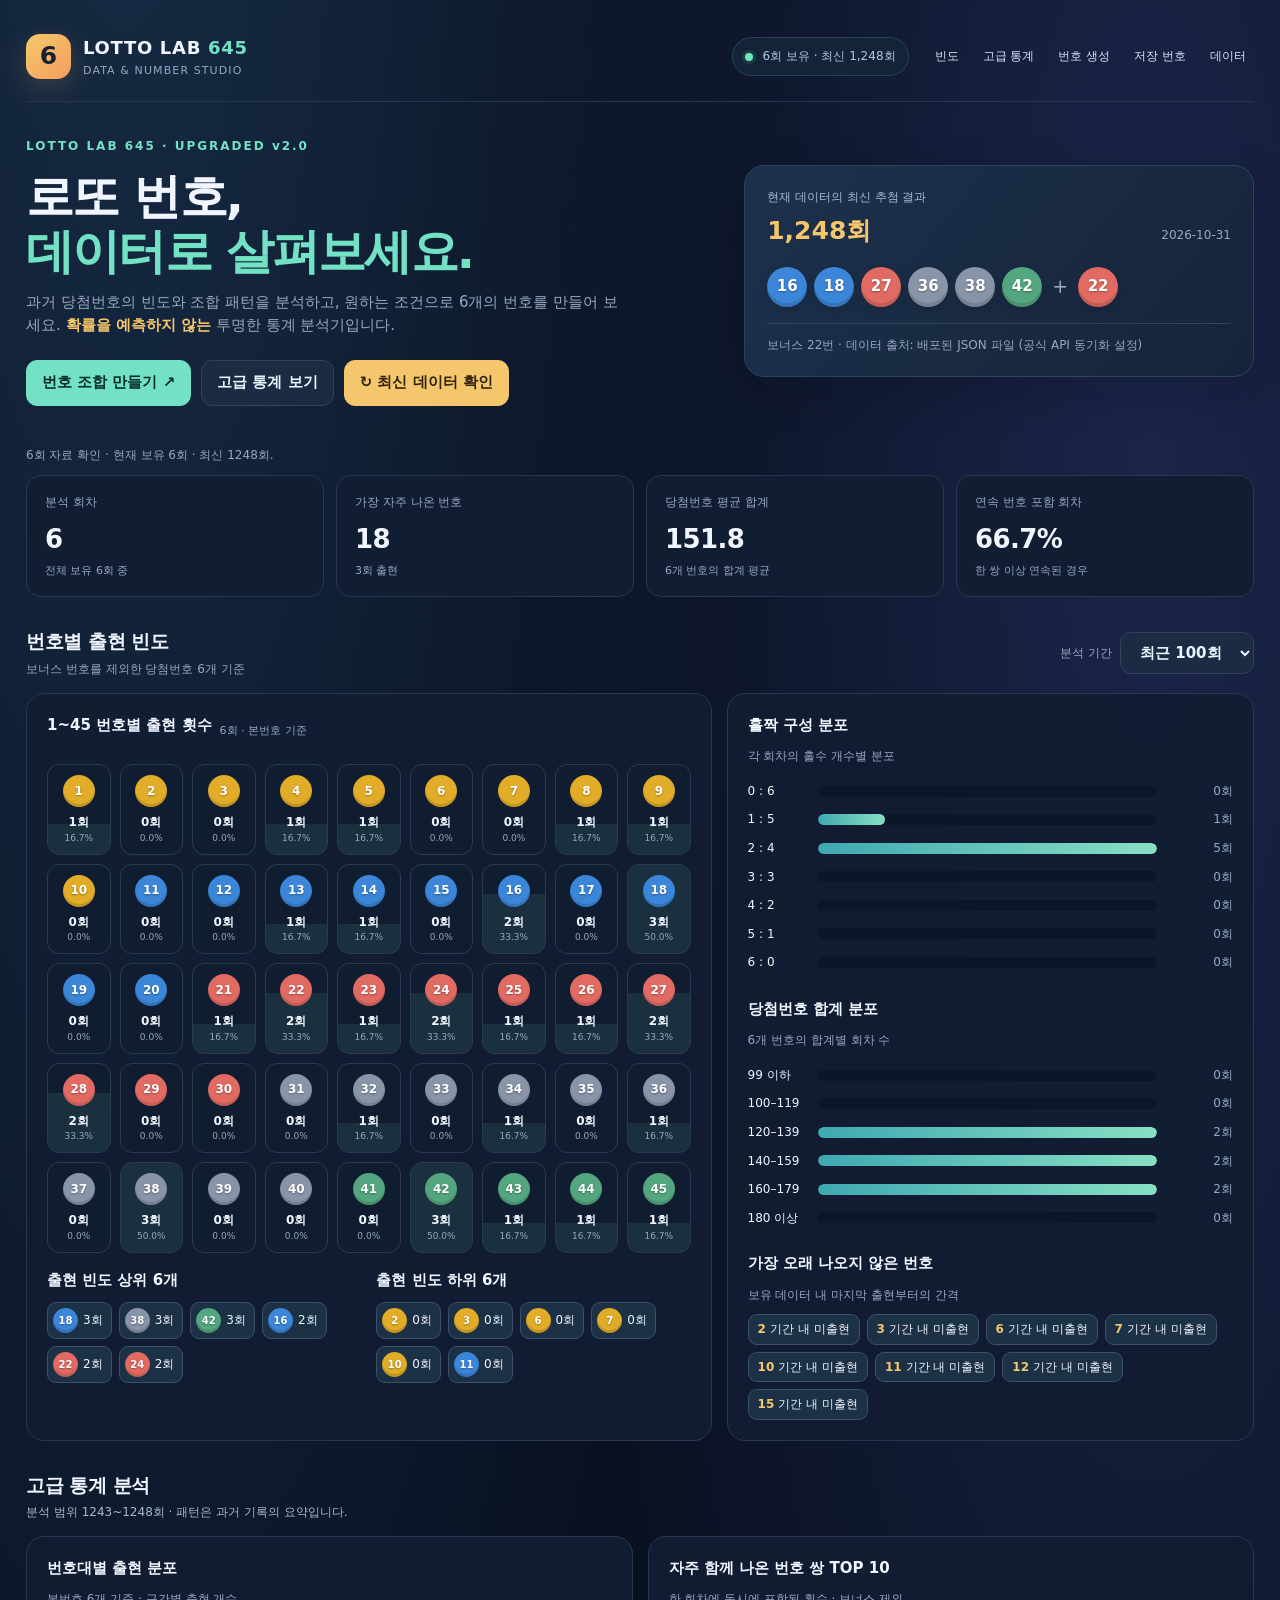
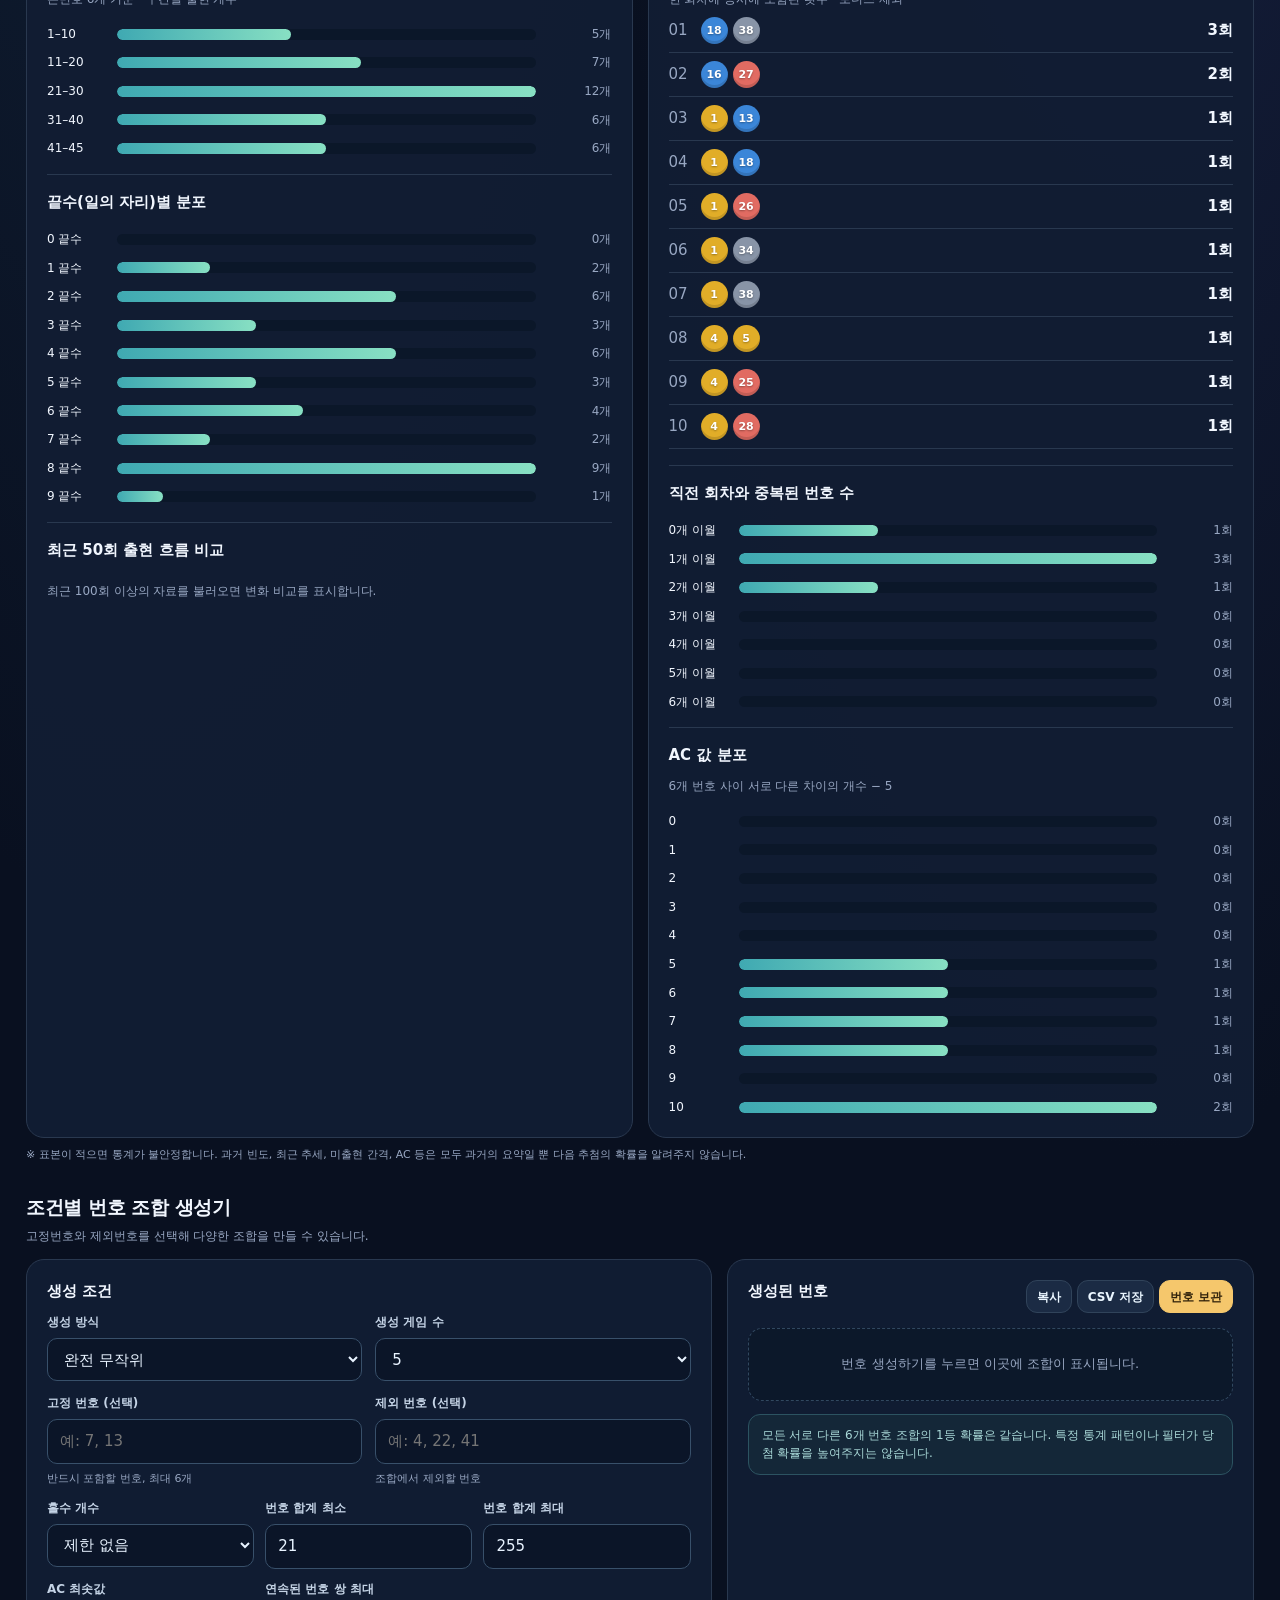
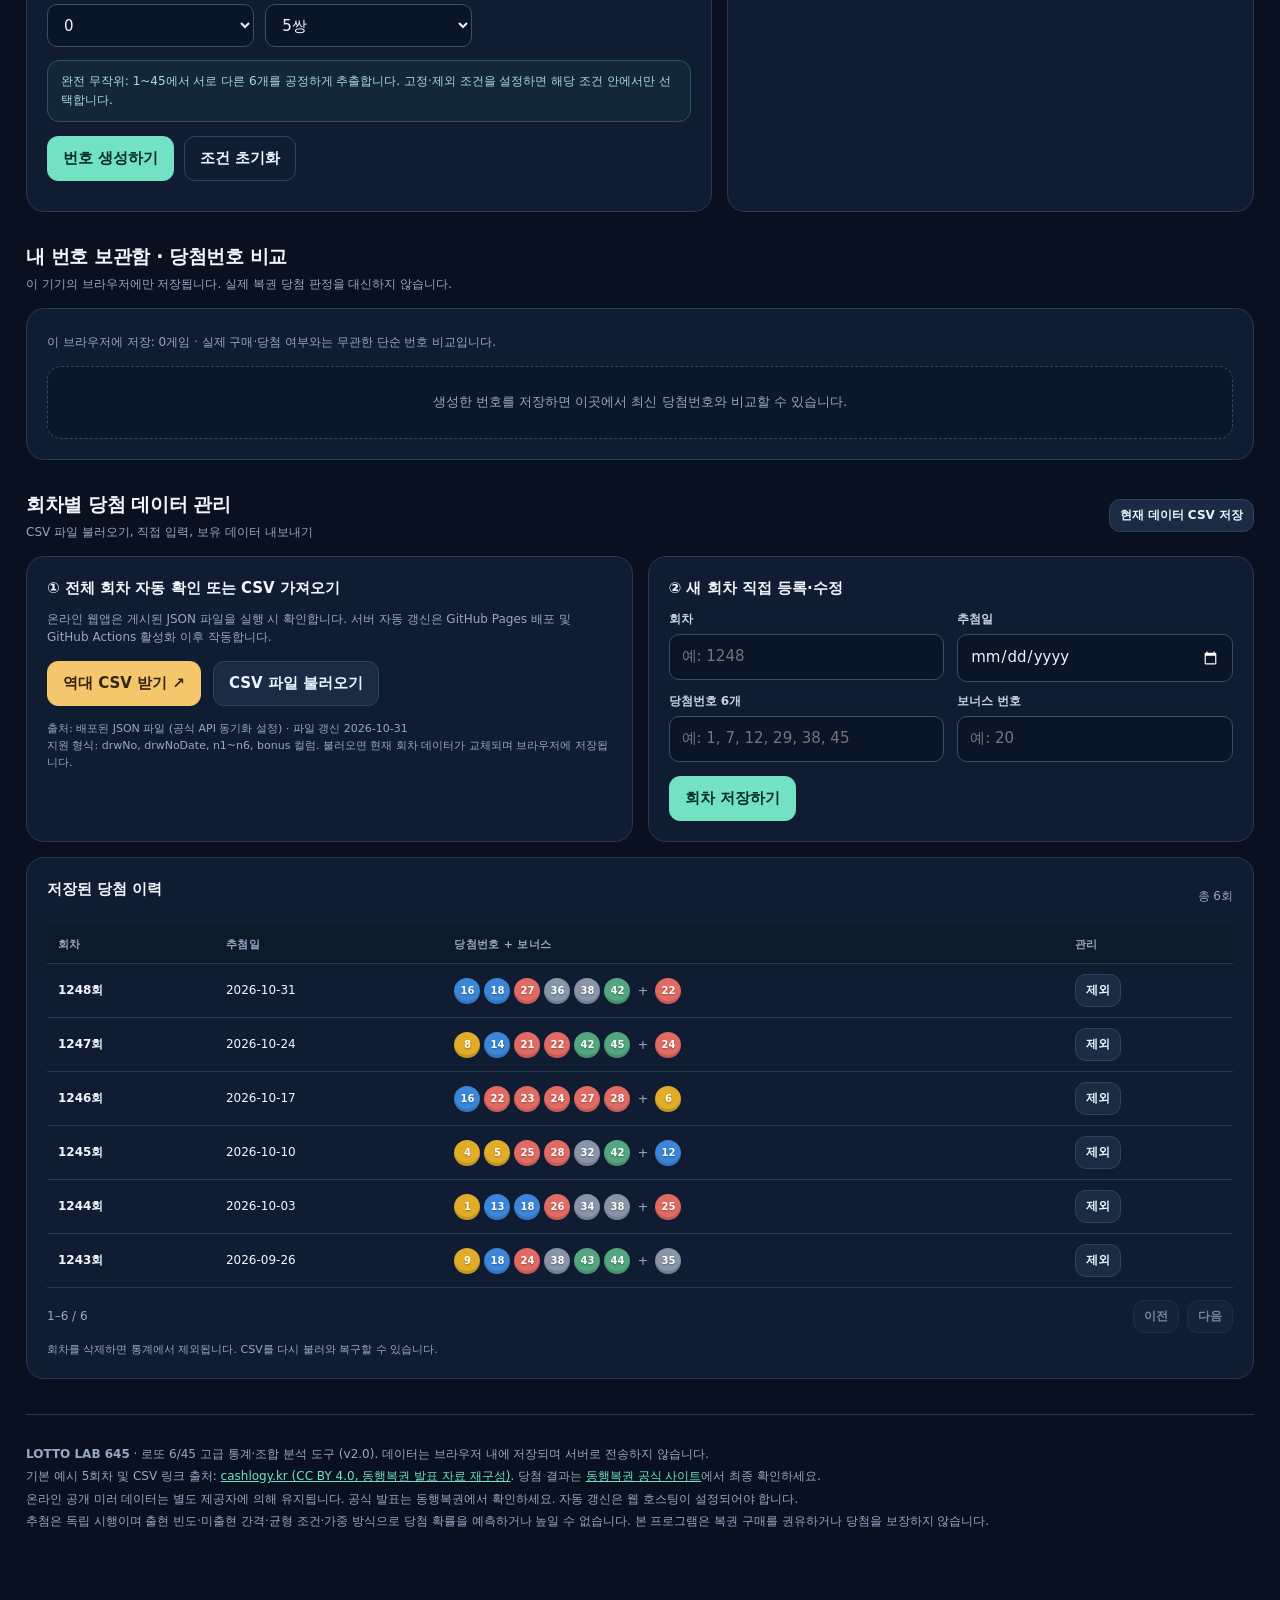
<file: index.html>
<!DOCTYPE html>
<html lang="ko">
<head>
  <meta charset="UTF-8" />
  <meta name="viewport" content="width=device-width, initial-scale=1" />
  <meta name="apple-mobile-web-app-capable" content="yes"/><meta name="apple-mobile-web-app-status-bar-style" content="black-translucent"/><meta name="theme-color" content="#0a1122" />
  <meta name="description" content="로또 6/45 당첨번호의 빈도와 패턴을 분석하고 조건별 번호를 생성하는 로컬 웹앱." />
  <title>LOTTO LAB 645 · 고급 로또 통계 분석기</title>
  <link rel="stylesheet" href="./styles.css"/><link rel="manifest" href="./manifest.webmanifest"/><link rel="icon" href="./icon.svg" type="image/svg+xml"/>
</head>
<body>
<div class="page">
<header>
  <div class="brand"><div class="brand-icon">6</div><div><div class="brand-name">LOTTO LAB <span style="color:var(--mint)">645</span></div><div class="brand-sub">DATA & NUMBER STUDIO</div></div></div>
  <div class="status"><span class="dot"></span><span id="dataStatus">데이터 준비 중</span></div><nav class="nav" aria-label="페이지 메뉴"><a href="#stats">빈도</a><a href="#advanced">고급 통계</a><a href="#generator">번호 생성</a><a href="#saved">저장 번호</a><a href="#data">데이터</a></nav>
</header>
<main>
<div class="hero">
 <div><div class="eyebrow">LOTTO LAB 645 · UPGRADED v2.0</div><h1>로또 번호,<br><span style="color:var(--mint)">데이터로 살펴보세요.</span></h1><p>과거 당첨번호의 빈도와 조합 패턴을 분석하고, 원하는 조건으로 6개의 번호를 만들어 보세요. <strong>확률을 예측하지 않는</strong> 투명한 통계 분석기입니다.</p><div class="hero-actions"><a class="btn btn-main" href="#generator">번호 조합 만들기 ↗</a><a class="btn" href="#advanced">고급 통계 보기</a><button class="btn btn-warm" id="refreshData" type="button">↻ 최신 데이터 확인</button><button class="btn" id="installApp" type="button" hidden>앱 설치</button></div></div>
 <div class="highlight"><div class="highlight-label">현재 데이터의 최신 추첨 결과</div><div class="round-line"><strong id="lastRound">-</strong><span id="lastDate">-</span></div><div class="balls" id="latestBalls"></div><div class="highlight-note" id="latestNote">데이터에 있는 결과를 표시합니다.</div></div>
</div>
<p id="syncMessage" class="status-line" role="status">데이터 상태를 확인 중입니다.</p><div id="sampleBanner" class="sample-banner" role="status">현재 화면은 검증된 <strong>5회차 예시 데이터</strong>일 수 있습니다. 인터넷 연결 후 최신 파일을 자동 확인합니다. 전체 데이터가 로딩되지 않으면 아래 CSV 가져오기를 이용하세요. 통계가 실제 다음 당첨번호를 예측하지는 않습니다.</div>
<div class="grid-metrics">
 <div class="metric"><div class="metric-label">분석 회차</div><div class="metric-value" id="metricDraws">-</div><div class="metric-meta" id="metricDrawsSub">선택한 기간 기준</div></div>
 <div class="metric"><div class="metric-label">가장 자주 나온 번호</div><div class="metric-value" id="metricTop">-</div><div class="metric-meta" id="metricTopSub">분석 기간 내 횟수</div></div>
 <div class="metric"><div class="metric-label">당첨번호 평균 합계</div><div class="metric-value" id="metricSum">-</div><div class="metric-meta">6개 번호의 합계 평균</div></div>
 <div class="metric"><div class="metric-label">연속 번호 포함 회차</div><div class="metric-value" id="metricRuns">-</div><div class="metric-meta">한 쌍 이상 연속된 경우</div></div>
</div>
<section id="stats">
 <div class="section-bar"><div><h2>번호별 출현 빈도</h2><p class="desc">보너스 번호를 제외한 당첨번호 6개 기준</p></div><div class="section-tools"><label class="muted" for="range" style="font-size:12px">분석 기간</label><select id="range" class="btn" aria-label="분석 기간 선택"><option value="all">전체 데이터</option><option value="200">최근 200회</option><option value="100" selected>최근 100회</option><option value="50">최근 50회</option><option value="20">최근 20회</option><option value="10">최근 10회</option></select></div></div>
 <div class="two-col"><div class="panel"><div class="top-text"><h3>1~45 번호별 출현 횟수</h3><span class="muted" style="font-size:11px" id="freqPeriod"></span></div><div class="freq-grid" id="freqGrid"></div><div class="mini-list"><div><h3>출현 빈도 상위 6개</h3><div class="number-list" id="hotNums"></div></div><div><h3>출현 빈도 하위 6개</h3><div class="number-list" id="coldNums"></div></div></div></div>
 <div class="panel"><h3>홀짝 구성 분포</h3><p class="desc">각 회차의 홀수 개수별 분포</p><div id="parityChart" class="stats-chart"></div><h3 style="margin-top:26px">당첨번호 합계 분포</h3><p class="desc">6개 번호의 합계별 회차 수</p><div id="sumChart" class="stats-chart"></div><h3 style="margin-top:25px">가장 오래 나오지 않은 번호</h3><p class="desc">보유 데이터 내 마지막 출현부터의 간격</p><div id="gapNums" class="number-list"></div></div></div>
</section>
<section id="advanced" class="advanced"><div class="section-bar"><div><h2>고급 통계 분석</h2><p id="advancedNote" class="section-heading-note">선택한 분석 기간을 기준으로 계산합니다.</p></div></div><div class="two-even"><div class="panel"><div class="mini-sect"><h3>번호대별 출현 분포</h3><p class="desc">본번호 6개 기준 · 구간별 출현 개수</p><div id="bandChart" class="stats-chart"></div></div><div class="mini-sect"><h3>끝수(일의 자리)별 분포</h3><div id="endingChart" class="stats-chart"></div></div><h3>최근 50회 출현 흐름 비교</h3><div id="trendChart" class="stats-chart"></div></div><div class="panel"><div class="mini-sect"><h3>자주 함께 나온 번호 쌍 TOP 10</h3><p class="desc">한 회차에 동시에 포함된 횟수 · 보너스 제외</p><div id="pairList"></div></div><div class="mini-sect"><h3>직전 회차와 중복된 번호 수</h3><div id="reappearChart" class="stats-chart"></div></div><h3>AC 값 분포</h3><p class="desc">6개 번호 사이 서로 다른 차이의 개수 − 5</p><div id="acChart" class="stats-chart"></div></div></div><p class="smallprint">※ 표본이 적으면 통계가 불안정합니다. 과거 빈도, 최근 추세, 미출현 간격, AC 등은 모두 과거의 요약일 뿐 다음 추첨의 확률을 알려주지 않습니다.</p></section>
<section id="generator">
 <div class="section-bar"><div><h2>조건별 번호 조합 생성기</h2><p class="desc">고정번호와 제외번호를 선택해 다양한 조합을 만들 수 있습니다.</p></div></div>
 <div class="two-col"><div class="panel"><h3>생성 조건</h3><div class="fields"><div class="field"><label for="mode">생성 방식</label><select id="mode"><option value="random">완전 무작위</option><option value="balance">균형형 (홀짝·합계 조건)</option><option value="weighted">과거 빈도 가중 (실험용)</option></select></div><div class="field"><label for="gameCount">생성 게임 수</label><select id="gameCount"><option>1</option><option selected>5</option><option>10</option><option>20</option></select></div><div class="field"><label for="fixed">고정 번호 (선택)</label><input type="text" inputmode="text" id="fixed" placeholder="예: 7, 13"/><span class="helper">반드시 포함할 번호, 최대 6개</span></div><div class="field"><label for="excluded">제외 번호 (선택)</label><input type="text" inputmode="text" id="excluded" placeholder="예: 4, 22, 41"/><span class="helper">조합에서 제외할 번호</span></div></div><div class="field-grid"><div class="field"><label for="oddPref">홀수 개수</label><select id="oddPref"><option value="any">제한 없음</option><option value="0">0개</option><option value="1">1개</option><option value="2">2개</option><option value="3">3개</option><option value="4">4개</option><option value="5">5개</option><option value="6">6개</option></select></div><div class="field"><label for="sumMin">번호 합계 최소</label><input id="sumMin" type="number" min="21" max="255" value="21"/></div><div class="field"><label for="sumMax">번호 합계 최대</label><input id="sumMax" type="number" min="21" max="255" value="255"/></div><div class="field"><label for="acMin">AC 최솟값</label><select id="acMin"><option value="0">0</option><option value="1">1</option><option value="2">2</option><option value="3">3</option><option value="4">4</option><option value="5">5</option><option value="6">6</option><option value="7">7</option><option value="8">8</option><option value="9">9</option><option value="10">10</option></select></div><div class="field"><label for="maxRun">연속된 번호 쌍 최대</label><select id="maxRun"><option value="0" >0쌍</option><option value="1" >1쌍</option><option value="2" >2쌍</option><option value="3" >3쌍</option><option value="4" >4쌍</option><option value="5" selected>5쌍</option></select></div></div><div class="info-banner" id="modeHelp">완전 무작위: 1~45에서 서로 다른 6개를 공정하게 추출합니다. 고정·제외 조건을 설정하면 해당 조건 안에서만 선택합니다.</div><div class="controls-row" style="margin-top:14px"><button class="btn btn-main" id="generate">번호 생성하기</button><button class="btn btn-ghost" id="resetGen">조건 초기화</button></div><p id="genMessage" role="status" class="desc" style="margin-top:10px"></p></div>
 <div class="panel"><div class="table-top"><h3>생성된 번호</h3><div style="display:flex;gap:5px;flex-wrap:wrap"><button class="btn btn-sm" id="copyGenerated">복사</button><button class="btn btn-sm" id="exportGenerated">CSV 저장</button><button class="btn btn-sm btn-warm" id="saveGenerated">번호 보관</button></div></div><div class="results" id="generatedList"><div class="result-empty">번호 생성하기를 누르면 이곳에 조합이 표시됩니다.</div></div><div class="info-banner">모든 서로 다른 6개 번호 조합의 1등 확률은 같습니다. 특정 통계 패턴이나 필터가 당첨 확률을 높여주지는 않습니다.</div></div></div>
</section>
<section id="saved"><div class="section-bar"><div><h2>내 번호 보관함 · 당첨번호 비교</h2><p class="desc">이 기기의 브라우저에만 저장됩니다. 실제 복권 당첨 판정을 대신하지 않습니다.</p></div></div><div class="panel"><p id="savedMeta" class="desc"></p><div class="results" id="savedList"></div></div></section>
<section id="data">
 <div class="section-bar"><div><h2>회차별 당첨 데이터 관리</h2><p class="desc">CSV 파일 불러오기, 직접 입력, 보유 데이터 내보내기</p></div><div class="section-tools"><button id="exportHistory" class="btn btn-sm">현재 데이터 CSV 저장</button></div></div>
 <div class="two-even"><div class="panel"><h3>① 전체 회차 자동 확인 또는 CSV 가져오기</h3><p class="desc">온라인 웹앱은 게시된 JSON 파일을 실행 시 확인합니다. 서버 자동 갱신은 GitHub Pages 배포 및 GitHub Actions 활성화 이후 작동합니다.</p><div class="csv-upload"><a class="btn btn-warm" href="https://cashlogy.kr/lotto/excel" target="_blank" rel="noopener noreferrer">역대 CSV 받기 ↗</a><label class="btn" for="csvFile" role="button">CSV 파일 불러오기</label><input class="file-input" type="file" id="csvFile" accept=".csv,text/csv,.txt" /></div><p class="helper" id="sourceText">출처를 확인 중입니다.</p><p class="helper">지원 형식: drwNo, drwNoDate, n1~n6, bonus 컬럼. 불러오면 현재 회차 데이터가 교체되며 브라우저에 저장됩니다.</p><div id="importMessage" role="status"></div></div>
 <div class="panel"><h3>② 새 회차 직접 등록·수정</h3><div class="fields"><div class="field"><label for="drawNumber">회차</label><input id="drawNumber" type="number" min="1" placeholder="예: 1248"/></div><div class="field"><label for="drawDate">추첨일</label><input id="drawDate" type="date" /></div></div><div class="fields" style="margin-top:10px"><div class="field"><label for="drawNumbers">당첨번호 6개</label><input id="drawNumbers" placeholder="예: 1, 7, 12, 29, 38, 45" /></div><div class="field"><label for="bonusNumber">보너스 번호</label><input id="bonusNumber" type="number" min="1" max="45" placeholder="예: 20" /></div></div><button id="saveDraw" class="btn btn-main" style="margin-top:14px">회차 저장하기</button><div id="saveMessage" role="status"></div></div></div>
 <div class="panel" style="margin-top:15px"><div class="table-top"><h3>저장된 당첨 이력</h3><span id="historyCount" class="desc"></span></div><div class="records"><table><thead><tr><th>회차</th><th>추첨일</th><th>당첨번호 + 보너스</th><th>관리</th></tr></thead><tbody id="historyBody"></tbody></table></div><div class="pagination"><span id="pageInfo"></span><div style="display:flex;gap:8px"><button id="prevPage" class="btn btn-sm">이전</button><button id="nextPage" class="btn btn-sm">다음</button></div></div><p class="helper" style="margin-top:8px">회차를 삭제하면 통계에서 제외됩니다. CSV를 다시 불러와 복구할 수 있습니다.</p></div>
</section>
</main>
<footer>
 <strong>LOTTO LAB 645</strong> · 로또 6/45 고급 통계·조합 분석 도구 (v2.0). 데이터는 브라우저 내에 저장되며 서버로 전송하지 않습니다.<br />
 기본 예시 5회차 및 CSV 링크 출처: <a href="https://cashlogy.kr/lotto/excel" target="_blank" rel="noopener noreferrer">cashlogy.kr (CC BY 4.0, 동행복권 발표 자료 재구성)</a>. 당첨 결과는 <a href="https://m.dhlottery.co.kr/lt645/intro" target="_blank" rel="noopener noreferrer">동행복권 공식 사이트</a>에서 최종 확인하세요.<br />
 온라인 공개 미러 데이터는 별도 제공자에 의해 유지됩니다. 공식 발표는 동행복권에서 확인하세요. 자동 갱신은 웹 호스팅이 설정되어야 합니다.<br/>추첨은 독립 시행이며 출현 빈도·미출현 간격·균형 조건·가중 방식으로 당첨 확률을 예측하거나 높일 수 없습니다. 본 프로그램은 복권 구매를 권유하거나 당첨을 보장하지 않습니다.
</footer>
</div>

<script defer src="./app.js"></script>
</body>
</html>
</file>
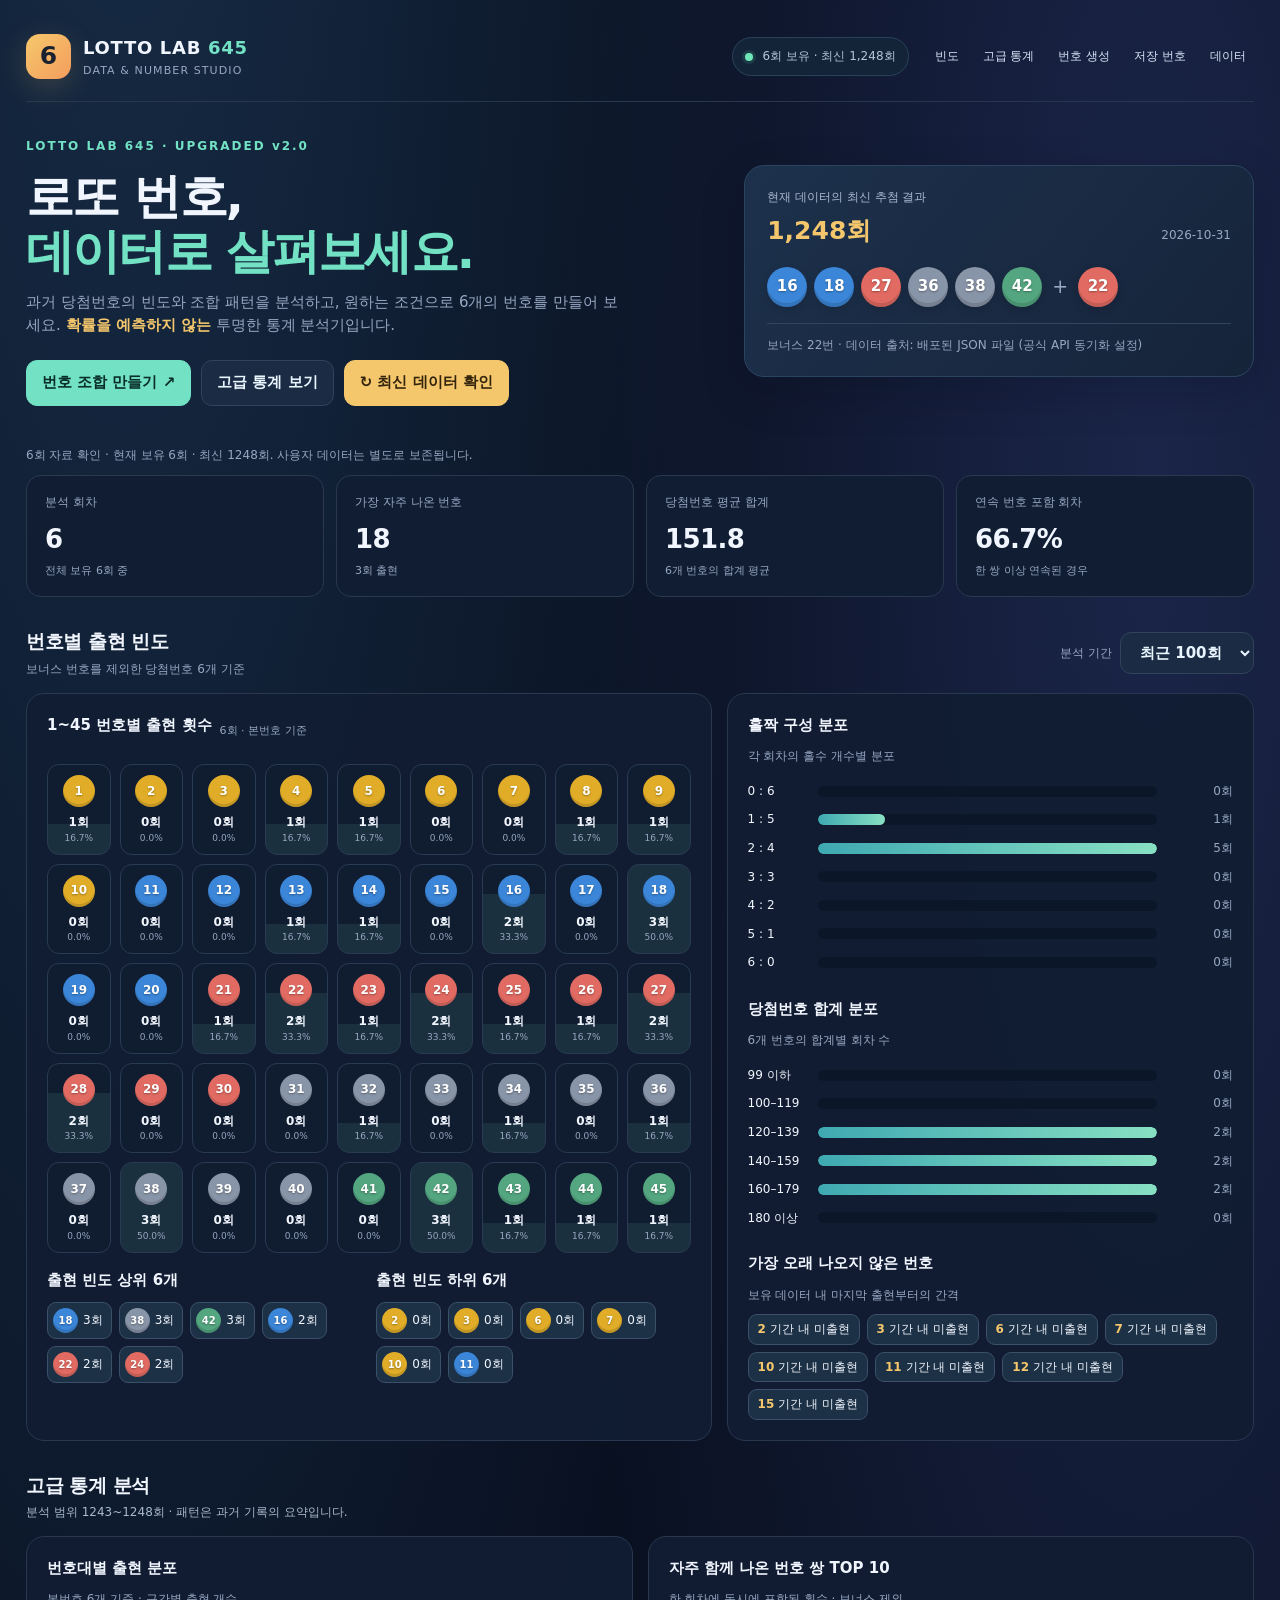
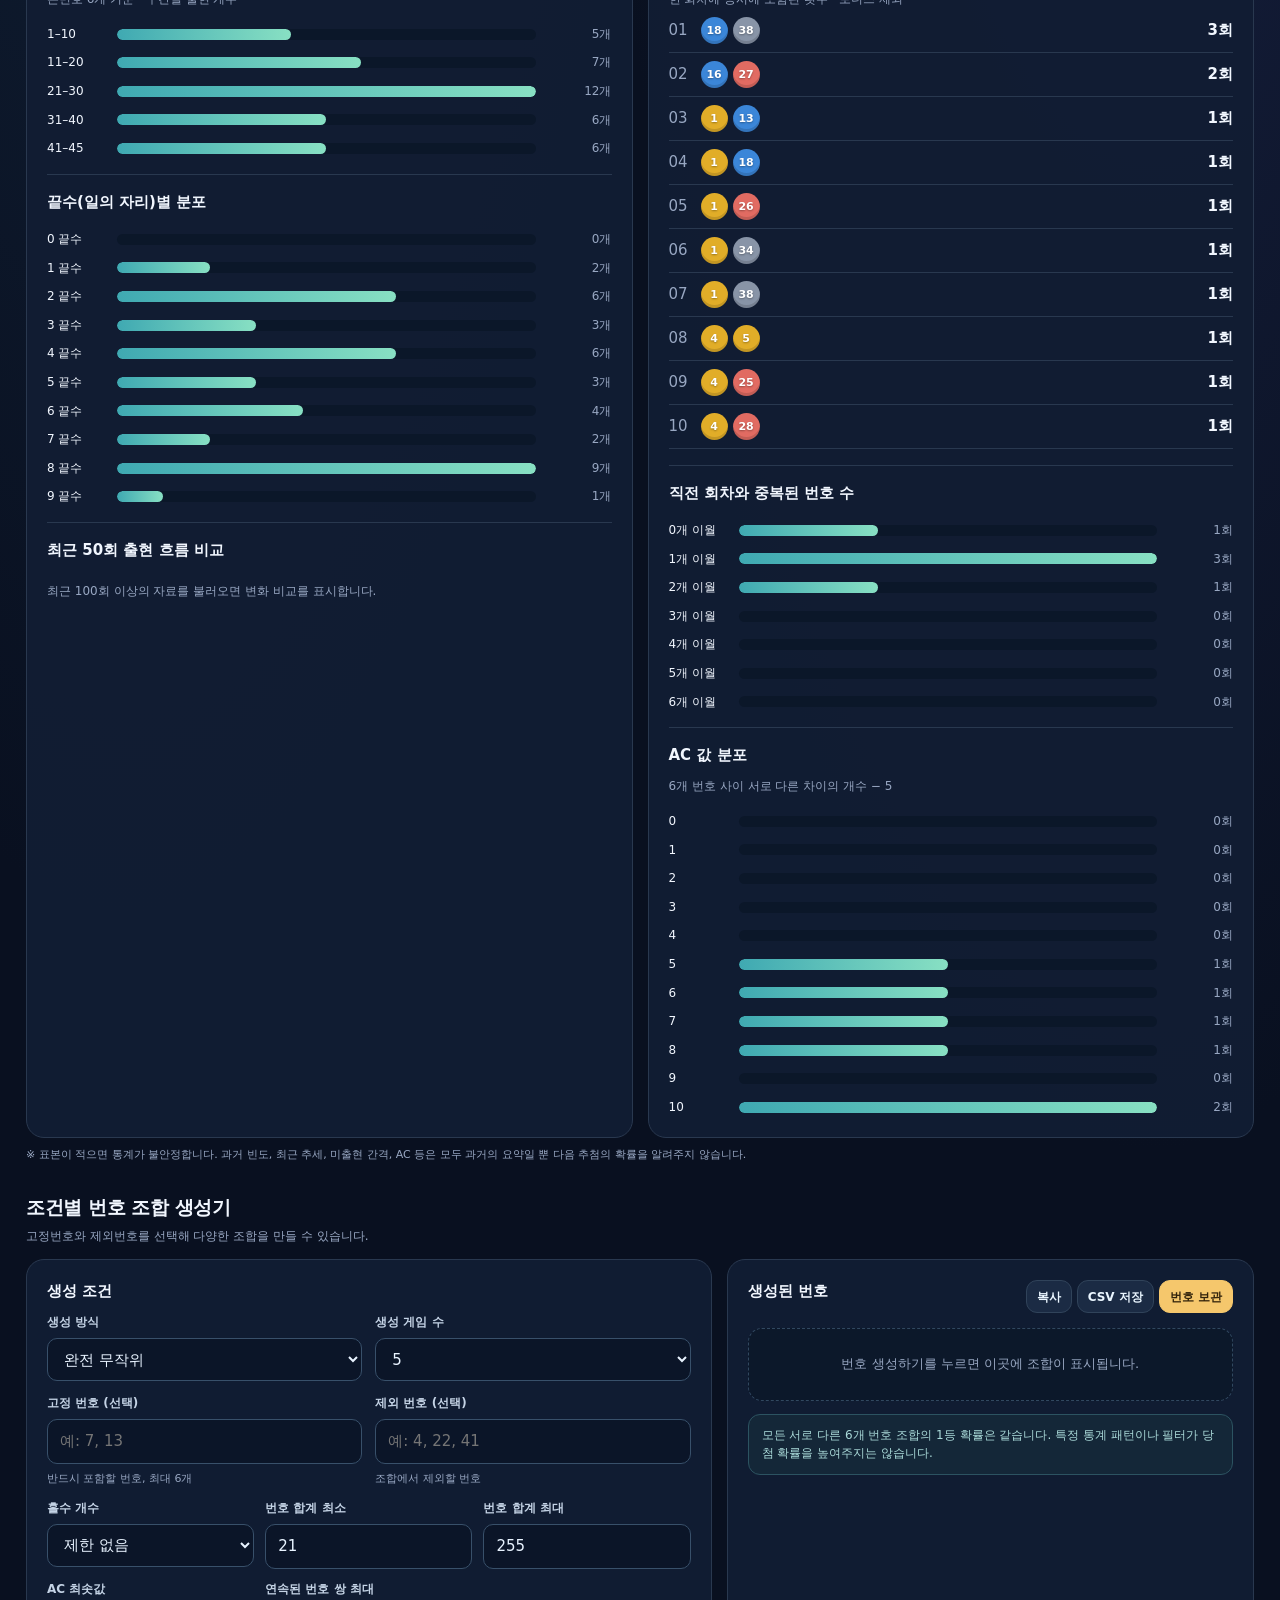
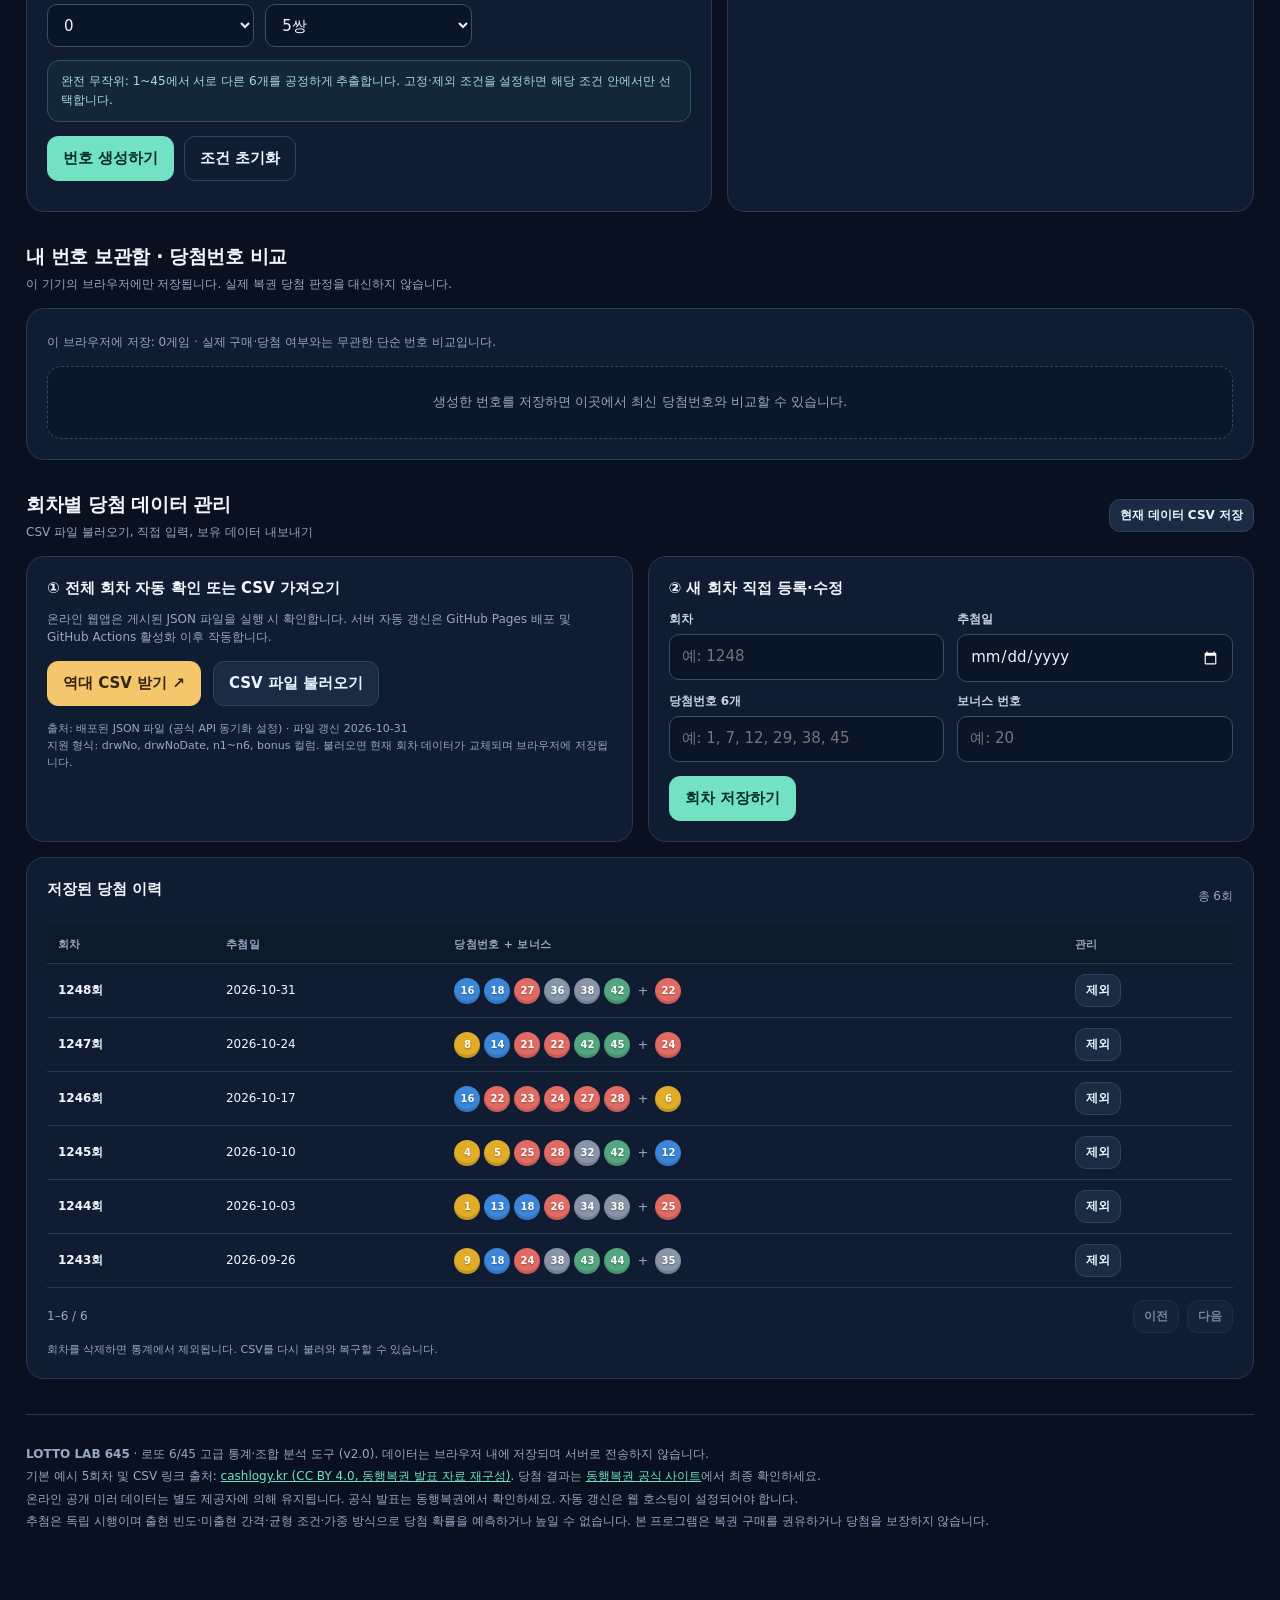
<file: lotto_lab_645_v2_단일파일.html>
<!DOCTYPE html>
<html lang="ko">
<head>
  <meta charset="UTF-8" />
  <meta name="viewport" content="width=device-width, initial-scale=1" />
  <meta name="apple-mobile-web-app-capable" content="yes"/><meta name="apple-mobile-web-app-status-bar-style" content="black-translucent"/><meta name="theme-color" content="#0a1122" />
  <meta name="description" content="로또 6/45 당첨번호의 빈도와 패턴을 분석하고 조건별 번호를 생성하는 로컬 웹앱." />
  <title>LOTTO LAB 645 · 고급 로또 통계 분석기</title>
  <style>

    :root{color-scheme:dark;--bg:#091020;--surface:#111d33;--surface2:#15233a;--line:#29384f;--muted:#98a7c2;--text:#f1f6fe;--mint:#72e1c4;--gold:#f5c76c;--danger:#ff9d9d;--radius:18px}
    *{box-sizing:border-box}html{scroll-behavior:smooth}body{margin:0;background:radial-gradient(ellipse at 10% -10%,#172d47,transparent 40%),radial-gradient(ellipse at 90% 10%,#1b2549,transparent 37%),var(--bg);color:var(--text);font:15px/1.55 system-ui,-apple-system,"Malgun Gothic","Apple SD Gothic Neo",sans-serif;min-height:100vh}
    a{color:var(--mint)}button,input,select{font:inherit}button{cursor:pointer}button:disabled{opacity:.48;cursor:not-allowed}
    .page{max-width:1240px;padding:22px 26px 90px;margin:0 auto}
    header{display:flex;align-items:center;justify-content:space-between;gap:18px;padding:12px 0 22px;border-bottom:1px solid #26364d}
    .brand{display:flex;align-items:center;gap:12px}.brand-icon{width:45px;height:45px;border-radius:14px;background:linear-gradient(135deg,#f5c86c,#f49d5d);display:grid;place-items:center;color:#1a2230;font-size:25px;font-weight:900;box-shadow:0 8px 30px #f5bb6c30}.brand-name{font-weight:850;letter-spacing:.7px;font-size:18px}.brand-sub{font-size:11px;color:var(--muted);letter-spacing:1.1px}
    .status{display:flex;align-items:center;gap:9px;font-size:12px;color:#b4c6db;padding:9px 12px;background:#132439;border:1px solid #28425a;border-radius:24px}.dot{width:8px;height:8px;border-radius:100%;background:#6ee6b6;box-shadow:0 0 0 3px #6ee6b61c}
    h1{font-size:clamp(30px,4.3vw,48px);letter-spacing:-1.8px;margin:0 0 12px;line-height:1.15}h2{font-size:19px;letter-spacing:-.4px;margin:0}h3{font-size:15px;margin:0 0 10px}p{margin:0}
    .hero{display:grid;grid-template-columns:1.35fr 1fr;gap:30px;align-items:center;padding:35px 0 30px}.eyebrow{font-weight:800;color:var(--mint);font-size:12px;letter-spacing:2px;margin-bottom:13px}.hero p{color:var(--muted);font-size:15px;max-width:600px}.hero strong{color:var(--gold)}.hero-actions{display:flex;gap:10px;margin-top:23px;flex-wrap:wrap}
    .btn{border:1px solid #30435a;padding:10px 15px;border-radius:11px;color:#eaf6ff;background:#1b2b44;font-weight:700;display:inline-flex;align-items:center;justify-content:center;gap:7px;text-decoration:none;min-height:42px}.btn:hover{filter:brightness(1.13)}.btn-main{background:var(--mint);border-color:var(--mint);color:#092e2c}.btn-warm{background:var(--gold);border-color:var(--gold);color:#33240c}.btn-ghost{background:transparent}.btn-sm{font-size:12px;padding:6px 10px;min-height:33px}
    .highlight{border-radius:20px;background:linear-gradient(130deg,#1d314c,#16243a);border:1px solid #2b4560;padding:22px;box-shadow:0 15px 45px #03091232}.highlight-label{font-size:12px;color:#a9bad1}.round-line{display:flex;justify-content:space-between;align-items:baseline;margin:5px 0 16px}.round-line strong{font-size:25px}.round-line span{font-size:12px;color:var(--muted)}.balls{display:flex;gap:7px;align-items:center;flex-wrap:wrap}.ball{display:inline-flex;width:40px;height:40px;flex:0 0 40px;border-radius:50%;align-items:center;justify-content:center;font-weight:900;font-size:15px;color:#fff;text-shadow:0 1px 2px #0005;box-shadow:inset 0 -4px 0 #0002,0 3px 8px #0002}.b1{background:#e1ad28}.b2{background:#3b86d8}.b3{background:#e16b62}.b4{background:#8894a7}.b5{background:#53a67f}.plus{font-size:19px;color:var(--muted);margin:0 3px}.highlight-note{border-top:1px solid #33445d;padding-top:12px;margin-top:16px;color:var(--muted);font-size:12px}
    .grid-metrics{display:grid;grid-template-columns:repeat(4,1fr);gap:12px;margin-bottom:22px}.metric{background:var(--surface);border:1px solid var(--line);border-radius:15px;padding:17px 18px}.metric-label{color:var(--muted);font-size:12px;margin-bottom:7px}.metric-value{font-size:26px;font-weight:850;letter-spacing:-.6px}.metric-meta{font-size:11px;color:var(--muted);margin-top:3px}
    section{scroll-margin-top:18px}.section-bar{display:flex;align-items:center;justify-content:space-between;gap:12px;margin:30px 0 14px}.desc{font-size:12px;color:var(--muted);margin-top:4px}.section-tools{display:flex;gap:8px;align-items:center;flex-wrap:wrap}
    .panel{background:rgba(17,29,51,.95);border:1px solid var(--line);border-radius:var(--radius);padding:20px}.two-col{display:grid;grid-template-columns:1.3fr 1fr;gap:15px}.two-even{display:grid;grid-template-columns:1fr 1fr;gap:15px}
    .field{display:flex;flex-direction:column;gap:6px}.field label{font-size:12px;font-weight:750;color:#c4d3e5}.field input,.field select{background:#0b1528;border:1px solid #38506a;color:#e8f3ff;outline:none;padding:10px 12px;min-height:43px;border-radius:10px;width:100%}.field input:focus,.field select:focus{border-color:var(--mint);box-shadow:0 0 0 3px #72e1c415}.helper{font-size:11px;color:var(--muted)}.fields{display:grid;grid-template-columns:1fr 1fr;gap:13px}.controls-row{display:flex;gap:10px;flex-wrap:wrap;align-items:end}.controls-row .field{flex:1;min-width:145px}
    .freq-grid{display:grid;grid-template-columns:repeat(9,1fr);gap:9px;margin-top:17px}.freq-tile{background:#101c30;border:1px solid #293b52;border-radius:12px;text-align:center;padding:10px 3px 8px;position:relative;overflow:hidden}.freq-tile::before{content:"";position:absolute;bottom:0;left:0;right:0;height:var(--level);background:#72e1c41a;pointer-events:none}.freq-tile .ball{width:32px;height:32px;flex-basis:32px;font-size:12px;position:relative}.freq-value{font-size:12px;font-weight:800;position:relative;margin-top:6px}.freq-caption{font-size:9px;color:var(--muted);position:relative}
    .mini-list{display:grid;grid-template-columns:1fr 1fr;gap:15px;margin-top:16px}.number-list{display:flex;flex-wrap:wrap;gap:7px;margin-top:10px}.pill-num{display:inline-flex;align-items:center;justify-content:center;padding:5px 9px;border:1px solid #3b5069;background:#1c3046;border-radius:9px;font-size:12px}.pill-num b{color:var(--gold);margin-right:4px}.stats-chart{display:flex;flex-direction:column;gap:10px;margin-top:16px}.chart-row{display:grid;grid-template-columns:62px 1fr 68px;gap:8px;align-items:center;font-size:12px}.chart-track{background:#0b1729;height:11px;border-radius:20px;overflow:hidden}.chart-fill{height:100%;border-radius:20px;background:linear-gradient(90deg,#3fa9b2,#88e0c3);width:var(--p)}.chart-count{text-align:right;color:var(--muted)}.muted{color:var(--muted)}
    .sample-banner{padding:12px 14px;border-radius:12px;background:#352c1c;border:1px solid #62502c;color:#f4dca6;font-size:12px;margin:0 0 14px}.info-banner{padding:11px 13px;border-radius:12px;background:#142738;border:1px solid #2c5361;color:#aadad9;font-size:12px;margin-top:13px}.error-banner{padding:11px 13px;border-radius:12px;background:#3d232b;border:1px solid #82434f;color:#ffd7d6;font-size:12px;margin-top:13px}
    .results{display:flex;flex-direction:column;gap:10px;margin-top:15px}.result-line{display:flex;align-items:center;gap:9px;background:#0e1a2d;border:1px solid #2a3d56;border-radius:13px;padding:10px 13px;flex-wrap:wrap}.result-index{min-width:35px;color:var(--muted);font-weight:800;font-size:12px}.result-line .ball{width:35px;height:35px;flex-basis:35px;font-size:13px}.result-metrics{margin-left:auto;color:#b0c2d6;font-size:11px;white-space:nowrap}.result-empty{padding:25px 10px;text-align:center;background:#0c182a;border:1px dashed #314860;border-radius:14px;color:var(--muted);font-size:13px}
    .csv-upload{display:flex;align-items:center;gap:12px;flex-wrap:wrap;margin:14px 0}.file-input{display:none}.records{overflow-x:auto;margin-top:15px}.records table{width:100%;border-collapse:collapse;min-width:620px}.records th{color:var(--muted);font-size:11px;letter-spacing:.3px;font-weight:750;text-align:left;background:#0e192a}.records td,.records th{padding:10px 11px;border-bottom:1px solid #28374b}.records td{font-size:12px}.record-balls{display:flex;gap:4px;align-items:center}.record-balls .ball{width:26px;height:26px;flex-basis:26px;font-size:10px}.record-balls .plus{font-size:13px}.table-top{display:flex;justify-content:space-between;gap:10px;align-items:center}.pagination{display:flex;justify-content:space-between;align-items:center;gap:10px;margin-top:12px;font-size:12px;color:var(--muted)}
    footer{padding-top:28px;margin-top:35px;border-top:1px solid #29364a;color:var(--muted);font-size:12px;line-height:1.85}
    .sr-only{position:absolute;width:1px;height:1px;clip:rect(0,0,0,0);overflow:hidden}.top-text{display:flex;align-items:center;gap:8px}.code{background:#0d192b;border:1px solid #263b52;padding:2px 5px;border-radius:5px}
    @media(max-width:900px){.hero{grid-template-columns:1fr}.two-col,.two-even{grid-template-columns:1fr}.freq-grid{grid-template-columns:repeat(9,1fr)}}
    @media(max-width:650px){.page{padding:12px 14px 55px}header{align-items:flex-start}.status{max-width:165px;text-align:right;font-size:10px;padding:7px 9px}.hero{gap:14px;padding:25px 0}.highlight{padding:15px}.balls{gap:5px}.ball{width:35px;height:35px;flex-basis:35px;font-size:13px}.grid-metrics{grid-template-columns:repeat(2,1fr)}.metric{padding:13px}.metric-value{font-size:22px}.freq-grid{grid-template-columns:repeat(5,1fr)}.mini-list,.fields{grid-template-columns:1fr}.panel{padding:14px}.section-bar{align-items:flex-start;flex-direction:column}.result-line .ball{width:31px;height:31px;flex-basis:31px;font-size:11px}.result-metrics{width:100%;margin-left:45px}.chart-row{grid-template-columns:55px 1fr 58px}.brand-name{font-size:15px}.brand-icon{width:39px;height:39px}}
  
/* v2 additions */
html{-webkit-tap-highlight-color:transparent} .page{max-width:1320px} header{flex-wrap:wrap}.nav{display:flex;gap:8px;flex-wrap:wrap;align-items:center}.nav a{color:#d8e6f8;font-size:12px;padding:8px;text-decoration:none}.nav a:hover{color:var(--mint)}.status{margin-left:auto}.btn:focus-visible,a:focus-visible,input:focus-visible,select:focus-visible{outline:2px solid var(--gold);outline-offset:3px}.btn[hidden]{display:none}.label-row{display:flex;align-items:center;justify-content:space-between;gap:10px}.panel .ball{box-shadow:inset 0 -3px 0 #0002}.tile-ball{display:flex;justify-content:center}.pill-num:has(.ball){padding:5px 8px 5px 5px;gap:5px;align-items:center}.pill-num .ball{width:25px;height:25px;flex-basis:25px;font-size:10px}.pair-line{display:flex;align-items:center;gap:13px;border-bottom:1px solid var(--line);padding:8px 0}.pair-line strong{margin-left:auto}.pair-balls{display:flex;gap:5px}.pair-balls .ball{width:27px;height:27px;flex-basis:27px;font-size:11px}.trend-row{display:flex;justify-content:space-between;align-items:center;gap:10px;padding:7px 0;border-bottom:1px solid var(--line);font-size:12px}.trend-row .ball{width:30px;height:30px;flex-basis:30px}.trend-row strong{color:var(--mint)}.field-grid{display:grid;grid-template-columns:repeat(3,minmax(0,1fr));gap:11px;margin:12px 0}.advanced{margin-bottom:22px}.advanced .panel{min-width:0}.mini-sect{padding-bottom:16px;margin-bottom:16px;border-bottom:1px solid var(--line)}.mini-sect:last-child{padding:0;margin:0;border:0}.status-line{font-size:12px;color:var(--muted);padding:10px 0;line-height:1.6}.hero-actions .btn{white-space:nowrap}.saved-line .result-metrics{margin-left:auto}.saved-line .btn{margin-left:auto}.callout-fair{color:#e3d8b8;font-size:12px;margin-top:10px}.secondary-nav{display:flex;gap:9px;flex-wrap:wrap;margin-top:14px}.data-badge{color:var(--mint);font-size:12px}.source-link{color:#9be1d2}.section-heading-note{font-size:12px;color:#a8b8ce;margin-top:3px}.upgrade-kicker{font-weight:800;color:var(--gold);font-size:11px;letter-spacing:1.4px}.field input[type=number]{appearance:textfield}.smallprint{font-size:11px;color:var(--muted);line-height:1.6;margin-top:8px}
@media(max-width:1020px){.nav{order:3;width:100%}}@media(max-width:650px){.brand-sub{font-size:10px}.brand-name{font-size:16px}.nav{gap:4px;justify-content:space-between}.nav a{padding:6px 4px;font-size:11px}.field-grid{grid-template-columns:repeat(2,minmax(0,1fr))}.hero-actions{display:grid;grid-template-columns:1fr 1fr;gap:8px}.hero-actions .btn{padding:10px 9px;font-size:12px}.saved-line .btn{margin-left:0}.saved-line .result-metrics{margin-left:0}.pair-line{gap:8px}.freq-tile{padding:7px 2px 6px}.freq-value{font-size:11px}}

</style>
</head>
<body>
<div class="page">
<header>
  <div class="brand"><div class="brand-icon">6</div><div><div class="brand-name">LOTTO LAB <span style="color:var(--mint)">645</span></div><div class="brand-sub">DATA & NUMBER STUDIO</div></div></div>
  <div class="status"><span class="dot"></span><span id="dataStatus">데이터 준비 중</span></div><nav class="nav" aria-label="페이지 메뉴"><a href="#stats">빈도</a><a href="#advanced">고급 통계</a><a href="#generator">번호 생성</a><a href="#saved">저장 번호</a><a href="#data">데이터</a></nav>
</header>
<main>
<div class="hero">
 <div><div class="eyebrow">LOTTO LAB 645 · UPGRADED v2.0</div><h1>로또 번호,<br><span style="color:var(--mint)">데이터로 살펴보세요.</span></h1><p>과거 당첨번호의 빈도와 조합 패턴을 분석하고, 원하는 조건으로 6개의 번호를 만들어 보세요. <strong>확률을 예측하지 않는</strong> 투명한 통계 분석기입니다.</p><div class="hero-actions"><a class="btn btn-main" href="#generator">번호 조합 만들기 ↗</a><a class="btn" href="#advanced">고급 통계 보기</a><button class="btn btn-warm" id="refreshData" type="button">↻ 최신 데이터 확인</button><button class="btn" id="installApp" type="button" hidden>앱 설치</button></div></div>
 <div class="highlight"><div class="highlight-label">현재 데이터의 최신 추첨 결과</div><div class="round-line"><strong id="lastRound">-</strong><span id="lastDate">-</span></div><div class="balls" id="latestBalls"></div><div class="highlight-note" id="latestNote">데이터에 있는 결과를 표시합니다.</div></div>
</div>
<p id="syncMessage" class="status-line" role="status">데이터 상태를 확인 중입니다.</p><div id="sampleBanner" class="sample-banner" role="status">현재 화면은 검증된 <strong>5회차 예시 데이터</strong>일 수 있습니다. 인터넷 연결 후 최신 파일을 자동 확인합니다. 전체 데이터가 로딩되지 않으면 아래 CSV 가져오기를 이용하세요. 통계가 실제 다음 당첨번호를 예측하지는 않습니다.</div>
<div class="grid-metrics">
 <div class="metric"><div class="metric-label">분석 회차</div><div class="metric-value" id="metricDraws">-</div><div class="metric-meta" id="metricDrawsSub">선택한 기간 기준</div></div>
 <div class="metric"><div class="metric-label">가장 자주 나온 번호</div><div class="metric-value" id="metricTop">-</div><div class="metric-meta" id="metricTopSub">분석 기간 내 횟수</div></div>
 <div class="metric"><div class="metric-label">당첨번호 평균 합계</div><div class="metric-value" id="metricSum">-</div><div class="metric-meta">6개 번호의 합계 평균</div></div>
 <div class="metric"><div class="metric-label">연속 번호 포함 회차</div><div class="metric-value" id="metricRuns">-</div><div class="metric-meta">한 쌍 이상 연속된 경우</div></div>
</div>
<section id="stats">
 <div class="section-bar"><div><h2>번호별 출현 빈도</h2><p class="desc">보너스 번호를 제외한 당첨번호 6개 기준</p></div><div class="section-tools"><label class="muted" for="range" style="font-size:12px">분석 기간</label><select id="range" class="btn" aria-label="분석 기간 선택"><option value="all">전체 데이터</option><option value="200">최근 200회</option><option value="100" selected>최근 100회</option><option value="50">최근 50회</option><option value="20">최근 20회</option><option value="10">최근 10회</option></select></div></div>
 <div class="two-col"><div class="panel"><div class="top-text"><h3>1~45 번호별 출현 횟수</h3><span class="muted" style="font-size:11px" id="freqPeriod"></span></div><div class="freq-grid" id="freqGrid"></div><div class="mini-list"><div><h3>출현 빈도 상위 6개</h3><div class="number-list" id="hotNums"></div></div><div><h3>출현 빈도 하위 6개</h3><div class="number-list" id="coldNums"></div></div></div></div>
 <div class="panel"><h3>홀짝 구성 분포</h3><p class="desc">각 회차의 홀수 개수별 분포</p><div id="parityChart" class="stats-chart"></div><h3 style="margin-top:26px">당첨번호 합계 분포</h3><p class="desc">6개 번호의 합계별 회차 수</p><div id="sumChart" class="stats-chart"></div><h3 style="margin-top:25px">가장 오래 나오지 않은 번호</h3><p class="desc">보유 데이터 내 마지막 출현부터의 간격</p><div id="gapNums" class="number-list"></div></div></div>
</section>
<section id="advanced" class="advanced"><div class="section-bar"><div><h2>고급 통계 분석</h2><p id="advancedNote" class="section-heading-note">선택한 분석 기간을 기준으로 계산합니다.</p></div></div><div class="two-even"><div class="panel"><div class="mini-sect"><h3>번호대별 출현 분포</h3><p class="desc">본번호 6개 기준 · 구간별 출현 개수</p><div id="bandChart" class="stats-chart"></div></div><div class="mini-sect"><h3>끝수(일의 자리)별 분포</h3><div id="endingChart" class="stats-chart"></div></div><h3>최근 50회 출현 흐름 비교</h3><div id="trendChart" class="stats-chart"></div></div><div class="panel"><div class="mini-sect"><h3>자주 함께 나온 번호 쌍 TOP 10</h3><p class="desc">한 회차에 동시에 포함된 횟수 · 보너스 제외</p><div id="pairList"></div></div><div class="mini-sect"><h3>직전 회차와 중복된 번호 수</h3><div id="reappearChart" class="stats-chart"></div></div><h3>AC 값 분포</h3><p class="desc">6개 번호 사이 서로 다른 차이의 개수 − 5</p><div id="acChart" class="stats-chart"></div></div></div><p class="smallprint">※ 표본이 적으면 통계가 불안정합니다. 과거 빈도, 최근 추세, 미출현 간격, AC 등은 모두 과거의 요약일 뿐 다음 추첨의 확률을 알려주지 않습니다.</p></section>
<section id="generator">
 <div class="section-bar"><div><h2>조건별 번호 조합 생성기</h2><p class="desc">고정번호와 제외번호를 선택해 다양한 조합을 만들 수 있습니다.</p></div></div>
 <div class="two-col"><div class="panel"><h3>생성 조건</h3><div class="fields"><div class="field"><label for="mode">생성 방식</label><select id="mode"><option value="random">완전 무작위</option><option value="balance">균형형 (홀짝·합계 조건)</option><option value="weighted">과거 빈도 가중 (실험용)</option></select></div><div class="field"><label for="gameCount">생성 게임 수</label><select id="gameCount"><option>1</option><option selected>5</option><option>10</option><option>20</option></select></div><div class="field"><label for="fixed">고정 번호 (선택)</label><input type="text" inputmode="text" id="fixed" placeholder="예: 7, 13"/><span class="helper">반드시 포함할 번호, 최대 6개</span></div><div class="field"><label for="excluded">제외 번호 (선택)</label><input type="text" inputmode="text" id="excluded" placeholder="예: 4, 22, 41"/><span class="helper">조합에서 제외할 번호</span></div></div><div class="field-grid"><div class="field"><label for="oddPref">홀수 개수</label><select id="oddPref"><option value="any">제한 없음</option><option value="0">0개</option><option value="1">1개</option><option value="2">2개</option><option value="3">3개</option><option value="4">4개</option><option value="5">5개</option><option value="6">6개</option></select></div><div class="field"><label for="sumMin">번호 합계 최소</label><input id="sumMin" type="number" min="21" max="255" value="21"/></div><div class="field"><label for="sumMax">번호 합계 최대</label><input id="sumMax" type="number" min="21" max="255" value="255"/></div><div class="field"><label for="acMin">AC 최솟값</label><select id="acMin"><option value="0">0</option><option value="1">1</option><option value="2">2</option><option value="3">3</option><option value="4">4</option><option value="5">5</option><option value="6">6</option><option value="7">7</option><option value="8">8</option><option value="9">9</option><option value="10">10</option></select></div><div class="field"><label for="maxRun">연속된 번호 쌍 최대</label><select id="maxRun"><option value="0" >0쌍</option><option value="1" >1쌍</option><option value="2" >2쌍</option><option value="3" >3쌍</option><option value="4" >4쌍</option><option value="5" selected>5쌍</option></select></div></div><div class="info-banner" id="modeHelp">완전 무작위: 1~45에서 서로 다른 6개를 공정하게 추출합니다. 고정·제외 조건을 설정하면 해당 조건 안에서만 선택합니다.</div><div class="controls-row" style="margin-top:14px"><button class="btn btn-main" id="generate">번호 생성하기</button><button class="btn btn-ghost" id="resetGen">조건 초기화</button></div><p id="genMessage" role="status" class="desc" style="margin-top:10px"></p></div>
 <div class="panel"><div class="table-top"><h3>생성된 번호</h3><div style="display:flex;gap:5px;flex-wrap:wrap"><button class="btn btn-sm" id="copyGenerated">복사</button><button class="btn btn-sm" id="exportGenerated">CSV 저장</button><button class="btn btn-sm btn-warm" id="saveGenerated">번호 보관</button></div></div><div class="results" id="generatedList"><div class="result-empty">번호 생성하기를 누르면 이곳에 조합이 표시됩니다.</div></div><div class="info-banner">모든 서로 다른 6개 번호 조합의 1등 확률은 같습니다. 특정 통계 패턴이나 필터가 당첨 확률을 높여주지는 않습니다.</div></div></div>
</section>
<section id="saved"><div class="section-bar"><div><h2>내 번호 보관함 · 당첨번호 비교</h2><p class="desc">이 기기의 브라우저에만 저장됩니다. 실제 복권 당첨 판정을 대신하지 않습니다.</p></div></div><div class="panel"><p id="savedMeta" class="desc"></p><div class="results" id="savedList"></div></div></section>
<section id="data">
 <div class="section-bar"><div><h2>회차별 당첨 데이터 관리</h2><p class="desc">CSV 파일 불러오기, 직접 입력, 보유 데이터 내보내기</p></div><div class="section-tools"><button id="exportHistory" class="btn btn-sm">현재 데이터 CSV 저장</button></div></div>
 <div class="two-even"><div class="panel"><h3>① 전체 회차 자동 확인 또는 CSV 가져오기</h3><p class="desc">온라인 웹앱은 게시된 JSON 파일을 실행 시 확인합니다. 서버 자동 갱신은 GitHub Pages 배포 및 GitHub Actions 활성화 이후 작동합니다.</p><div class="csv-upload"><a class="btn btn-warm" href="https://cashlogy.kr/lotto/excel" target="_blank" rel="noopener noreferrer">역대 CSV 받기 ↗</a><label class="btn" for="csvFile" role="button">CSV 파일 불러오기</label><input class="file-input" type="file" id="csvFile" accept=".csv,text/csv,.txt" /></div><p class="helper" id="sourceText">출처를 확인 중입니다.</p><p class="helper">지원 형식: drwNo, drwNoDate, n1~n6, bonus 컬럼. 불러오면 현재 회차 데이터가 교체되며 브라우저에 저장됩니다.</p><div id="importMessage" role="status"></div></div>
 <div class="panel"><h3>② 새 회차 직접 등록·수정</h3><div class="fields"><div class="field"><label for="drawNumber">회차</label><input id="drawNumber" type="number" min="1" placeholder="예: 1248"/></div><div class="field"><label for="drawDate">추첨일</label><input id="drawDate" type="date" /></div></div><div class="fields" style="margin-top:10px"><div class="field"><label for="drawNumbers">당첨번호 6개</label><input id="drawNumbers" placeholder="예: 1, 7, 12, 29, 38, 45" /></div><div class="field"><label for="bonusNumber">보너스 번호</label><input id="bonusNumber" type="number" min="1" max="45" placeholder="예: 20" /></div></div><button id="saveDraw" class="btn btn-main" style="margin-top:14px">회차 저장하기</button><div id="saveMessage" role="status"></div></div></div>
 <div class="panel" style="margin-top:15px"><div class="table-top"><h3>저장된 당첨 이력</h3><span id="historyCount" class="desc"></span></div><div class="records"><table><thead><tr><th>회차</th><th>추첨일</th><th>당첨번호 + 보너스</th><th>관리</th></tr></thead><tbody id="historyBody"></tbody></table></div><div class="pagination"><span id="pageInfo"></span><div style="display:flex;gap:8px"><button id="prevPage" class="btn btn-sm">이전</button><button id="nextPage" class="btn btn-sm">다음</button></div></div><p class="helper" style="margin-top:8px">회차를 삭제하면 통계에서 제외됩니다. CSV를 다시 불러와 복구할 수 있습니다.</p></div>
</section>
</main>
<footer>
 <strong>LOTTO LAB 645</strong> · 로또 6/45 고급 통계·조합 분석 도구 (v2.0). 데이터는 브라우저 내에 저장되며 서버로 전송하지 않습니다.<br />
 기본 예시 5회차 및 CSV 링크 출처: <a href="https://cashlogy.kr/lotto/excel" target="_blank" rel="noopener noreferrer">cashlogy.kr (CC BY 4.0, 동행복권 발표 자료 재구성)</a>. 당첨 결과는 <a href="https://m.dhlottery.co.kr/lt645/intro" target="_blank" rel="noopener noreferrer">동행복권 공식 사이트</a>에서 최종 확인하세요.<br />
 온라인 공개 미러 데이터는 별도 제공자에 의해 유지됩니다. 공식 발표는 동행복권에서 확인하세요. 자동 갱신은 웹 호스팅이 설정되어야 합니다.<br/>추첨은 독립 시행이며 출현 빈도·미출현 간격·균형 조건·가중 방식으로 당첨 확률을 예측하거나 높일 수 없습니다. 본 프로그램은 복권 구매를 권유하거나 당첨을 보장하지 않습니다.
</footer>
</div>

<script>
'use strict';
// LOTTO LAB 645 v2 — deterministic historical analysis, NOT a predictor.
const SEED=[
 {round:1247,date:'2026-10-24',nums:[8,14,21,22,42,45],bonus:24},
 {round:1246,date:'2026-10-17',nums:[16,22,23,24,27,28],bonus:6},
 {round:1245,date:'2026-10-10',nums:[4,5,25,28,32,42],bonus:12},
 {round:1244,date:'2026-10-03',nums:[1,13,18,26,34,38],bonus:25},
 {round:1243,date:'2026-09-26',nums:[9,18,24,38,43,44],bonus:35}
];
const LEGACY_KEY='lotto-lab-645-history-v1', KEY='lotto-lab-v2-history', SAVED_KEY='lotto-lab-v2-saved', DELETED_KEY='lotto-lab-v2-deleted', EDIT_KEY='lotto-lab-v2-manual-overrides';
const MIRROR='https://raw.githubusercontent.com/SolidLAB-korea/lotto-lab/codex/lotto-lab/data/draws.json';
const $=s=>document.querySelector(s);
const fmt=n=>Number(n).toLocaleString('ko-KR');
const esc=s=>String(s).replace(/[&<>"']/g,c=>({'&':'&amp;','<':'&lt;','>':'&gt;','"':'&quot;',"'":'&#39;'}[c]));
const readJSON=(key,fallback)=>{try{return JSON.parse(localStorage.getItem(key))??fallback;}catch{return fallback;}};
const writeJSON=(key,obj)=>{try{localStorage.setItem(key,JSON.stringify(obj));return true;}catch{return false;}};
const numClass=n=>n<=10?'b1':n<=20?'b2':n<=30?'b3':n<=40?'b4':'b5';
const ball=n=>`<span class="ball ${numClass(n)}" aria-label="${n}번">${n}</span>`;
const balls=ns=>ns.map(ball).join('');
function validDraw(d){
 if(!d||!Number.isInteger(d.round)||d.round<1||!/^\d{4}-\d{2}-\d{2}$/.test(d.date))return false;
 const dt=new Date(d.date+'T00:00:00Z');if(!Number.isFinite(dt.valueOf())||dt.toISOString().slice(0,10)!==d.date)return false;
 return Array.isArray(d.nums)&&d.nums.length===6&&d.nums.every(n=>Number.isInteger(n)&&n>=1&&n<=45)&&new Set(d.nums).size===6&&Number.isInteger(d.bonus)&&d.bonus>=1&&d.bonus<=45&&!d.nums.includes(d.bonus);
}
function normalizeDraw(x){const dateRaw=String(x.date??x.ltRflYmd??'');const date=/^\d{8}$/.test(dateRaw)?`${dateRaw.slice(0,4)}-${dateRaw.slice(4,6)}-${dateRaw.slice(6,8)}`:dateRaw;
 const ns=x.nums??x.numbers??Array.from({length:6},(_,i)=>x[`tm${i+1}WnNo`]);const d={round:Number(x.round??x.ltEpsd),date,nums:ns?.map(Number).sort((a,b)=>a-b),bonus:Number(x.bonus??x.bnsWnNo)};if(!validDraw(d))throw Error(`잘못된 회차 데이터: ${x.round??x.ltEpsd??'알 수 없음'}`);return d;}
function normalizeArchive(obj,minimum=1){const raw=Array.isArray(obj)?obj:obj?.draws??obj?.data?.list;if(!Array.isArray(raw)||raw.length<minimum)throw Error('당첨번호 파일에 유효한 회차가 없습니다.');const byRound=new Map();for(const row of raw){const d=normalizeDraw(row);if(byRound.has(d.round))throw Error(`${d.round}회가 중복되어 있습니다.`);byRound.set(d.round,d);}
 const ds=[...byRound.values()].sort((a,b)=>b.round-a.round);if(ds.length>=50){if(ds[ds.length-1].round!==1||ds[0].round!==ds.length)throw Error('전체 회차에 누락이 있어 반영하지 않았습니다.');for(let i=1;i<ds.length;i++)if(ds[i-1].round-ds[i].round!==1)throw Error('회차 번호가 연속적이지 않습니다.');}
 const known=ds.find(x=>x.round===1247);if(known&&known.nums.join(',')!=='8,14,21,22,42,45')throw Error('공개된 1247회 검증값과 다릅니다.');return ds;}
const oldData=readJSON(KEY,null)??readJSON(LEGACY_KEY,null);
let history=Array.isArray(oldData)&&oldData.length&&oldData.every(validDraw)?oldData.sort((a,b)=>b.round-a.round):SEED.map(d=>({...d,nums:[...d.nums]}));
let userHasOwn=Array.isArray(oldData)&&oldData.length>0&&!isOnlySeed(oldData);
let generated=[],saved=readJSON(SAVED_KEY,[]),removed=new Set(readJSON(DELETED_KEY,[])),edits=readJSON(EDIT_KEY,{}),page=0,lastSource='기본 예시',lastUpdated='';
if(!Array.isArray(saved))saved=[];
const rangeData=()=>$('#range').value==='all'?history:history.slice(0,Number($('#range').value));
const notice=(id,msg,err=false)=>{$(id).innerHTML=`<div class="${err?'error-banner':'info-banner'}">${esc(msg)}</div>`;};
function isOnlySeed(arr){return arr.length===5&&SEED.every(s=>arr.some(d=>d.round===s.round&&d.nums.join(',')===s.nums.join(',')));}
function persist(){return writeJSON(KEY,history);}
function randomInt(max){if(max<=0)throw Error('선택 범위가 잘못되었습니다.');const c=window.crypto;if(c&&typeof c.getRandomValues==='function'){const a=new Uint32Array(1),lim=2**32-((2**32)%max);do{c.getRandomValues(a);}while(a[0]>=lim);return a[0]%max;}return Math.floor(Math.random()*max);}
function pickWeighted(items,weights){const tot=weights.reduce((a,b)=>a+b,0);let x=(randomInt(2**30)/(2**30))*tot;for(let i=0;i<items.length;i++){x-=weights[i];if(x<0)return i;}return items.length-1;}
function parseList(raw){if(!raw.trim())return [];const parts=raw.trim().split(/[,\s/]+/).filter(Boolean);if(parts.some(s=>!/^\d+$/.test(s)))throw Error('번호는 쉼표·공백으로 구분한 정수로 입력해 주세요.');const n=parts.map(Number);if(n.some(x=>x<1||x>45)||new Set(n).size!==n.length)throw Error('번호는 1~45 사이의 중복 없는 정수여야 합니다.');return n;}
function pairKey(a,b){return a<b?`${a},${b}`:`${b},${a}`;}
function acValue(ns){const diff=new Set();for(let i=0;i<6;i++)for(let j=i+1;j<6;j++)diff.add(ns[j]-ns[i]);return diff.size-5;}
function getStats(ds){const count=Array(46).fill(0),gaps=Array(46).fill(ds.length),pairMap=new Map(),band=Array(5).fill(0),endings=Array(10).fill(0),tailDup=Array(7).fill(0),lastRepeat=Array(7).fill(0),low=Array(7).fill(0),acs=Array(11).fill(0);let runs=0,sumAll=0;
 ds.forEach((d,i)=>{const ns=[...d.nums].sort((a,b)=>a-b);let run=false;sumAll+=ns.reduce((a,b)=>a+b,0);ns.forEach((n,j)=>{count[n]++;gaps[n]=Math.min(gaps[n],i);band[Math.floor((n-1)/10)]++;endings[n%10]++;if(j&&n-ns[j-1]===1)run=true;for(let k=j+1;k<6;k++){const key=pairKey(n,ns[k]);pairMap.set(key,(pairMap.get(key)||0)+1);}});if(run)runs++;
 const distinct=new Set(ns.map(n=>n%10)).size;tailDup[6-distinct]++;const nLow=ns.filter(n=>n<=22).length;low[nLow]++;acs[Math.max(0,Math.min(10,acValue(ns)))]++;
 if(i<ds.length-1){const prev=new Set(ds[i+1].nums);lastRepeat[ns.filter(n=>prev.has(n)).length]++;}
 });return {count,gaps,pairMap,band,endings,tailDup,lastRepeat,low,acs,runs,sumAll};}
function chart(id,rows,suffix='회'){const mx=Math.max(1,...rows.map(r=>r[1]));$(id).innerHTML=rows.map(([label,n])=>`<div class="chart-row"><span>${esc(label)}</span><div class="chart-track"><div class="chart-fill" style="--p:${(n/mx*100).toFixed(2)}%"></div></div><span class="chart-count">${fmt(n)}${suffix}</span></div>`).join('');}
function drawStats(){const ds=rangeData();if(!ds.length)return;const s=getStats(ds),ids=Array.from({length:45},(_,i)=>i+1),top=[...ids].sort((a,b)=>s.count[b]-s.count[a]||a-b),bottom=[...ids].sort((a,b)=>s.count[a]-s.count[b]||a-b),mx=Math.max(1,...s.count);
 $('#metricDraws').textContent=fmt(ds.length);$('#metricDrawsSub').textContent=`전체 보유 ${fmt(history.length)}회 중`;$('#metricTop').textContent=String(top[0]).padStart(2,'0');$('#metricTopSub').textContent=`${s.count[top[0]]}회 출현`;$('#metricSum').textContent=(s.sumAll/ds.length).toFixed(1);$('#metricRuns').textContent=(s.runs/ds.length*100).toFixed(1)+'%';$('#freqPeriod').textContent=`${fmt(ds.length)}회 · 본번호 기준`;
 $('#freqGrid').innerHTML=ids.map(n=>`<div class="freq-tile" style="--level:${Math.round(100*s.count[n]/mx)}%" title="${n}번: ${s.count[n]}회"><div class="tile-ball">${ball(n)}</div><div class="freq-value">${s.count[n]}회</div><div class="freq-caption">${(s.count[n]/ds.length*100).toFixed(1)}%</div></div>`).join('');
 const chip=n=>`<span class="pill-num">${ball(n)} <span>${s.count[n]}회</span></span>`;$('#hotNums').innerHTML=top.slice(0,6).map(chip).join('');$('#coldNums').innerHTML=bottom.slice(0,6).map(chip).join('');
 const maxG=[...ids].sort((a,b)=>s.gaps[b]-s.gaps[a]||a-b).slice(0,8);$('#gapNums').innerHTML=maxG.map(n=>`<span class="pill-num"><b>${n}</b>${s.gaps[n]===ds.length?'기간 내 미출현':`${s.gaps[n]}회 공백`}</span>`).join('');
 const parity=Array(7).fill(0),sumBuckets=Array(6).fill(0);ds.forEach(d=>{const odd=d.nums.filter(n=>n%2).length,tot=d.nums.reduce((a,b)=>a+b,0);parity[odd]++;sumBuckets[tot<100?0:tot<120?1:tot<140?2:tot<160?3:tot<180?4:5]++;});
 chart('#parityChart',parity.map((n,i)=>[`${i} : ${6-i}`,n]));chart('#sumChart',['99 이하','100–119','120–139','140–159','160–179','180 이상'].map((t,i)=>[t,sumBuckets[i]]));
 chart('#bandChart',['1–10','11–20','21–30','31–40','41–45'].map((t,i)=>[t,s.band[i]]),'개');chart('#endingChart',s.endings.map((n,i)=>[`${i} 끝수`,n]),'개');
 const pairs=[...s.pairMap].sort((a,b)=>b[1]-a[1]||a[0].localeCompare(b[0],undefined,{numeric:true})).slice(0,10);$('#pairList').innerHTML=pairs.length?pairs.map(([key,n],i)=>{const ns=key.split(',').map(Number);return `<div class="pair-line"><span class="muted">${String(i+1).padStart(2,'0')}</span><div class="pair-balls">${balls(ns)}</div><strong>${n}회</strong></div>`;}).join(''):'<p class="desc">데이터가 부족합니다.</p>';
 chart('#reappearChart',s.lastRepeat.map((n,i)=>[`${i}개 이월`,n]));chart('#acChart',s.acs.map((n,i)=>[String(i),n]));
 const last50=ds.slice(0,Math.min(50,ds.length)),previous=ds.slice(50,100);if(previous.length){const recent=getStats(last50),prior=getStats(previous),delta=ids.map(n=>({n,d:recent.count[n]/last50.length-prior.count[n]/previous.length,now:recent.count[n],past:prior.count[n]})).sort((a,b)=>b.d-a.d||a.n-b.n);$('#trendChart').innerHTML=delta.slice(0,5).map(x=>`<div class="trend-row"><span>${ball(x.n)}</span><span>${x.now}회 → 이전 ${x.past}회</span><strong>+${(100*x.d).toFixed(1)}%p</strong></div>`).join('')+`<p class="helper" style="margin-top:9px">최근 ${last50.length}회 vs 이전 ${previous.length}회, 각 구간에서의 출현 회차 비율 차이입니다. 미래 확률의 변화가 아닙니다.</p>`;}else $('#trendChart').innerHTML='<p class="desc">최근 100회 이상의 자료를 불러오면 변화 비교를 표시합니다.</p>';
 $('#advancedNote').textContent=`분석 범위 ${ds[ds.length-1].round}~${ds[0].round}회 · 패턴은 과거 기록의 요약입니다.`;
}
function drawHistory(){const start=page*12,ds=history.slice(start,start+12);$('#historyCount').textContent=`총 ${fmt(history.length)}회`;$('#historyBody').innerHTML=ds.map(d=>`<tr><td><strong>${d.round}회</strong></td><td>${esc(d.date)}</td><td><div class="record-balls">${balls(d.nums)}<span class="plus">+</span>${ball(d.bonus)}</div></td><td><button class="btn btn-sm" data-remove="${d.round}" aria-label="${d.round}회 삭제">제외</button></td></tr>`).join('');$('#pageInfo').textContent=`${history.length?start+1:0}–${Math.min(start+12,history.length)} / ${fmt(history.length)}`;$('#prevPage').disabled=page===0;$('#nextPage').disabled=start+12>=history.length;}
function drawSaved(){const d=history[0];$('#savedList').innerHTML=saved.length?saved.slice(0,30).map((entry,i)=>{const nums=entry.nums,match=nums.filter(n=>d?.nums.includes(n)).length,bonus=nums.includes(d?.bonus),rank=match===6?'1등':match===5&&bonus?'2등':match===5?'3등':match===4?'4등':match===3?'5등':'미당첨';return `<div class="result-line saved-line"><div class="result-index">${i+1}</div>${balls(nums)}<span class="result-metrics">${d.round}회 기준 ${match}개 일치 · ${rank}</span><button class="btn btn-sm" data-unsave="${entry.id}" aria-label="저장조합 삭제">삭제</button></div>`;}).join(''):'<div class="result-empty">생성한 번호를 저장하면 이곳에서 최신 당첨번호와 비교할 수 있습니다.</div>';$('#savedMeta').textContent=`이 브라우저에 저장: ${saved.length}게임 · 실제 구매·당첨 여부와는 무관한 단순 번호 비교입니다.`;}
function updateAll(){history.sort((a,b)=>b.round-a.round);const d=history[0];if(!d)return;$('#lastRound').textContent=`${fmt(d.round)}회`;$('#lastDate').textContent=d.date;$('#latestBalls').innerHTML=balls(d.nums)+`<span class="plus">+</span>${ball(d.bonus)}`;$('#latestNote').textContent=`보너스 ${d.bonus}번 · 데이터 출처: ${lastSource}`;$('#dataStatus').textContent=`${fmt(history.length)}회 보유 · 최신 ${fmt(d.round)}회`;
 $('#sampleBanner').style.display=isOnlySeed(history)?'block':'none';$('#sourceText').textContent=`출처: ${lastSource}${lastUpdated?' · 파일 갱신 '+lastUpdated:''}`;drawStats();drawHistory();drawSaved();}
function genOne(fixed,excluded,mode,cts){const arr=[...fixed],pool=Array.from({length:45},(_,i)=>i+1).filter(n=>!fixed.includes(n)&&!excluded.includes(n));while(arr.length<6){const max=Math.max(1,...cts.slice(1)),w=pool.map(n=>0.4+2*cts[n]/max);const idx=mode==='weighted'?pickWeighted(pool,w):randomInt(pool.length);arr.push(pool.splice(idx,1)[0]);}return arr.sort((a,b)=>a-b);}
function generate(){let fixed,ex;try{fixed=parseList($('#fixed').value);ex=parseList($('#excluded').value);if(fixed.length>6)throw Error('고정번호는 6개 이하로 설정해 주세요.');if(fixed.some(n=>ex.includes(n)))throw Error('고정번호와 제외번호가 겹칩니다.');if(45-ex.length<6)throw Error('사용 가능한 번호가 6개 미만입니다.');const sMin=Number($('#sumMin').value),sMax=Number($('#sumMax').value),acMin=Number($('#acMin').value);if(sMin>sMax)throw Error('번호 합계 최솟값이 최댓값보다 큽니다.');if(acMin<0||acMin>10)throw Error('AC 최솟값은 0~10입니다.');}catch(e){$('#genMessage').textContent=e.message;return;}
 const ct=getStats(rangeData()).count,mode=$('#mode').value,count=Number($('#gameCount').value),oddPref=$('#oddPref').value,sumMin=Number($('#sumMin').value),sumMax=Number($('#sumMax').value),acMin=Number($('#acMin').value),maxRun=Number($('#maxRun').value);
 let out=[],seen=new Set(),tries=0;while(out.length<count&&tries<40000){tries++;const ns=genOne(fixed,ex,mode,ct),key=ns.join('-');if(seen.has(key))continue;const odd=ns.filter(n=>n%2).length,sum=ns.reduce((a,b)=>a+b,0),run=ns.slice(1).filter((n,i)=>n-ns[i]===1).length;if(sum<sumMin||sum>sumMax||run>maxRun||acValue(ns)<acMin)continue;if(oddPref!=='any'&&odd!==Number(oddPref))continue;if(mode==='balance'&&(odd<2||odd>4||new Set(ns.map(n=>Math.floor((n-1)/10))).size<3))continue;seen.add(key);out.push(ns);}
 generated=out;$('#generatedList').innerHTML=out.length?out.map((ns,i)=>`<div class="result-line"><div class="result-index">#${i+1}</div>${balls(ns)}<span class="result-metrics">합 ${ns.reduce((a,b)=>a+b,0)} · AC ${acValue(ns)}</span></div>`).join(''):'<div class="result-empty">조건을 만족하는 조합을 찾지 못했습니다. 조건을 완화해 주세요.</div>';$('#genMessage').textContent=`${out.length}게임 생성 완료${out.length<count?' · 조건이 엄격해 일부 조합은 생성하지 못했습니다.':''}`;}
function parseDelimited(text){const delim=text.split(/\r?\n/,1)[0].includes('\t')?'\t':',';const out=[];let row=[],cell='',q=false;for(let i=0;i<text.length;i++){const c=text[i];if(q){if(c==='"'&&text[i+1]==='"'){cell+='"';i++;}else if(c==='"')q=false;else cell+=c;}else if(c==='"')q=true;else if(c===delim){row.push(cell);cell='';}else if(c==='\n'){row.push(cell.replace(/\r$/,''));if(row.some(x=>x.trim()))out.push(row);row=[];cell='';}else cell+=c;}if(q)throw Error('CSV 따옴표 형식이 잘못되었습니다.');row.push(cell.replace(/\r$/,''));if(row.some(x=>x.trim()))out.push(row);return out;}
function parseImported(text){const rows=parseDelimited(text.replace(/^\uFEFF/,''));if(!rows.length)throw Error('빈 파일입니다.');const hdr=rows[0].map(x=>x.trim().toLowerCase().replace(/[\s_\-]/g,'')),idx=(...xs)=>xs.map(x=>hdr.indexOf(x)).find(x=>x>=0)??-1;const r=idx('drwno','round','회차'),dt=idx('drwnodate','date','drawdate','추첨일'),ns=Array.from({length:6},(_,i)=>idx('n'+(i+1),'drwtno'+(i+1),'번호'+(i+1))),b=idx('bonus','bnusno','보너스','보너스번호'),hasHeader=r>=0&&dt>=0&&ns.every(x=>x>=0)&&b>=0;
 const seen=new Set(),res=[];let rejected=0;for(const line of (hasHeader?rows.slice(1):rows)){const get=i=>String(line[i]??'').trim(),obj={round:Number(get(hasHeader?r:0)),date:get(hasHeader?dt:1),nums:ns.map((id,i)=>Number(get(hasHeader?id:i+2))).sort((a,b)=>a-b),bonus:Number(get(hasHeader?b:8))};if(!validDraw(obj)||seen.has(obj.round)){rejected++;continue;}seen.add(obj.round);res.push(obj);}if(!res.length)throw Error('인식 가능한 회차가 없습니다.');res.sort((a,b)=>b.round-a.round);return {data:res,rejected};}
function downloadCSV(filename,rows){const b=new Blob(['\uFEFF'+rows],{type:'text/csv;charset=utf-8;'}),url=URL.createObjectURL(b),a=document.createElement('a');a.href=url;a.download=filename;document.body.append(a);a.click();a.remove();setTimeout(()=>URL.revokeObjectURL(url),1000);}
function exportDraws(){downloadCSV('lotto_history.csv',['drwNo,drwNoDate,n1,n2,n3,n4,n5,n6,bonus',...history.map(d=>[d.round,d.date,...d.nums,d.bonus].join(','))].join('\r\n'));}
async function copyText(t){if(navigator.clipboard&&window.isSecureContext){await navigator.clipboard.writeText(t);return;}const e=document.createElement('textarea');e.value=t;document.body.append(e);e.select();const ok=document.execCommand('copy');e.remove();if(!ok)throw Error('복사에 실패했습니다.');}
async function fetchJSON(url){const ctl=new AbortController(),t=setTimeout(()=>ctl.abort(),9000);try{const r=await fetch(url,{cache:'no-store',signal:ctl.signal,headers:{'Accept':'application/json'}});if(!r.ok)throw Error(`HTTP ${r.status}`);const c=r.headers.get('content-type')||'';if(!c.includes('json')&&!c.includes('text/plain'))throw Error('JSON이 아닌 응답입니다.');return await r.json();}finally{clearTimeout(t);}}
function mergeRemote(ds){const byRound=new Map(ds.filter(d=>!removed.has(d.round)).map(d=>[d.round,d]));if(userHasOwn)for(const d of history)if(!byRound.has(d.round)&&!removed.has(d.round))byRound.set(d.round,d);for(const [k,v] of Object.entries(edits))if(!removed.has(Number(k))&&validDraw(v))byRound.set(Number(k),v);const combined=[...byRound.values()].sort((a,b)=>b.round-a.round);if(combined.length<history.length||combined[0].round<history[0].round)return false;const differs=combined.length!==history.length||combined[0].round!==history[0].round;history=combined;page=0;persist();return differs;}
async function syncData(manual=false){const button=$('#refreshData');button.disabled=true;button.textContent='조회 중…';$('#syncMessage').textContent='공개 당첨번호 파일을 확인하고 있습니다.';let best=null,src='',update='',err=[];
 try{if(location.protocol!=='file:'){const obj=await fetchJSON('./data/draws.json?v='+Date.now());const ds=normalizeArchive(obj);best=ds;src=obj.source==='sample-only'?'기본 예시 데이터 (5회차)':'배포된 JSON 파일 (공식 API 동기화 설정)';update=obj.updatedAt||'';}}catch(e){err.push('배포 데이터: '+e.message);}
 // Bootstrap historic records from a public, clearly attributed mirror.
 if(!best||best.length<100){try{const obj=await fetchJSON(MIRROR);const ds=normalizeArchive(obj,100);if(!best||ds[0].round>=best[0].round&&ds.length>best.length){best=ds;src='공개 미러 (동행복권 최종 확인 필요)';update=obj.updatedAt||'';}}catch(e){err.push('공개 미러: '+e.message);}}
 if(best){const oldN=history.length,oldR=history[0].round;mergeRemote(best);lastSource=src;lastUpdated=String(update).slice(0,10);updateAll();$('#syncMessage').textContent=`${fmt(best.length)}회 자료 확인 · 현재 보유 ${fmt(history.length)}회 · 최신 ${history[0].round}회.${src.includes('미러')?' 공식 발표와 최종 대조해 주세요.':''}${userHasOwn?' 사용자 데이터는 별도로 보존됩니다.':''}`;
 }else $('#syncMessage').textContent=`온라인 조회 불가 — 기존 ${fmt(history.length)}회 자료를 계속 사용합니다. ${manual?err.join(' · '):'인터넷 또는 데이터 제공 상태를 확인하세요.'}`;
 button.disabled=false;button.textContent='↻ 최신 데이터 확인';}
function addSaved(){if(!generated.length){$('#genMessage').textContent='먼저 번호를 생성해 주세요.';return;}const keys=new Set(saved.map(x=>x.nums.join('-'))),items=[];for(const nums of generated){const k=nums.join('-');if(!keys.has(k)){items.push({id:String(Date.now())+'-'+Math.random().toString(36).slice(2,10),nums,created:new Date().toISOString()});keys.add(k);}}
 saved=[...items,...saved].slice(0,100);writeJSON(SAVED_KEY,saved);drawSaved();$('#genMessage').textContent=`${items.length}개 조합을 이 브라우저에 저장했습니다.`;}
$('#range').addEventListener('change',drawStats);
$('#refreshData').addEventListener('click',()=>syncData(true));
$('#generate').addEventListener('click',generate);
$('#resetGen').addEventListener('click',()=>{for(const [id,v] of [['fixed',''],['excluded',''],['mode','random'],['gameCount','5'],['oddPref','any'],['sumMin','21'],['sumMax','255'],['acMin','0'],['maxRun','5']])$('#'+id).value=v;$('#mode').dispatchEvent(new Event('change'));$('#genMessage').textContent='생성 조건을 초기화했습니다.';});
$('#mode').addEventListener('change',()=>{$('#modeHelp').textContent={random:'무작위: 허용된 숫자 중 6개를 균등 추출합니다. 필터가 없을 때만 모든 조합이 균등합니다.',balance:'균형형: 홀수 2~4개와 번호대 3구간 이상을 추가 조건으로 사용합니다. 당첨확률이 높아지지는 않습니다.',weighted:'실험용 빈도 가중: 선택 기간의 과거 출현 빈도로 가중치를 부여합니다. 미래 당첨 확률을 나타내지 않습니다.'}[$('#mode').value];});
$('#copyGenerated').addEventListener('click',async()=>{if(!generated.length)return $('#genMessage').textContent='먼저 번호를 생성해 주세요.';try{await copyText(generated.map((n,i)=>`${i+1}게임: ${n.join(', ')}`).join('\n'));$('#genMessage').textContent='복사 완료';}catch(e){$('#genMessage').textContent=e.message;}});
$('#exportGenerated').addEventListener('click',()=>{if(generated.length)downloadCSV('lotto_generated.csv',['game,n1,n2,n3,n4,n5,n6',...generated.map((n,i)=>[i+1,...n].join(','))].join('\r\n'));});
$('#saveGenerated').addEventListener('click',addSaved);
$('#savedList').addEventListener('click',e=>{const b=e.target.closest('[data-unsave]');if(!b)return;saved=saved.filter(x=>x.id!==b.dataset.unsave);writeJSON(SAVED_KEY,saved);drawSaved();});
$('#exportHistory').addEventListener('click',exportDraws);
$('#csvFile').addEventListener('change',async e=>{const f=e.target.files?.[0];if(!f)return;try{const {data,rejected}=parseImported(await f.text());history=data;removed.clear();writeJSON(DELETED_KEY,[]);edits={};writeJSON(EDIT_KEY,edits);userHasOwn=true;lastSource='사용자 CSV';lastUpdated='';page=0;persist();updateAll();notice('#importMessage',`${fmt(data.length)}회 불러옴 · 제외된 행 ${rejected}개`);}catch(err){notice('#importMessage','불러오기 실패: '+err.message,true);}finally{e.target.value='';}});
$('#saveDraw').addEventListener('click',()=>{try{const d=normalizeDraw({round:Number($('#drawNumber').value),date:$('#drawDate').value,nums:parseList($('#drawNumbers').value),bonus:Number($('#bonusNumber').value)});if(history.some(x=>x.round===d.round)&&!confirm(`${d.round}회를 수정할까요?`))return;history=[d,...history.filter(x=>x.round!==d.round)].sort((a,b)=>b.round-a.round);edits[d.round]=d;writeJSON(EDIT_KEY,edits);removed.delete(d.round);writeJSON(DELETED_KEY,[...removed]);userHasOwn=true;lastSource='사용자 편집';persist();page=0;updateAll();notice('#saveMessage',`${d.round}회 저장했습니다.`);}catch(e){notice('#saveMessage',e.message,true);}});
$('#historyBody').addEventListener('click',e=>{const b=e.target.closest('[data-remove]');if(!b||history.length<=1)return;const rn=Number(b.dataset.remove);if(!confirm(`${rn}회 데이터를 분석 대상에서 제외할까요?`))return;removed.add(rn);delete edits[rn];writeJSON(EDIT_KEY,edits);writeJSON(DELETED_KEY,[...removed]);history=history.filter(x=>x.round!==rn);userHasOwn=true;page=Math.min(page,Math.floor((history.length-1)/12));persist();updateAll();});
$('#prevPage').addEventListener('click',()=>{if(page>0){page--;drawHistory();}});$('#nextPage').addEventListener('click',()=>{if((page+1)*12<history.length){page++;drawHistory();}});
let installPrompt=null;window.addEventListener('beforeinstallprompt',e=>{e.preventDefault();installPrompt=e;$('#installApp').hidden=false;});
$('#installApp').addEventListener('click',async()=>{if(installPrompt){installPrompt.prompt();await installPrompt.userChoice;installPrompt=null;}else alert('안드로이드 Chrome: 메뉴 → 홈 화면에 추가 / iPhone Safari: 공유 → 홈 화면에 추가');});
if('serviceWorker'in navigator&&location.protocol.startsWith('http'))navigator.serviceWorker.register('./sw.js').catch(()=>{});
updateAll();syncData();

</script>
</body>
</html>
</file>
<file: styles.css>
:root{color-scheme:dark;--bg:#091020;--surface:#111d33;--surface2:#15233a;--line:#29384f;--muted:#98a7c2;--text:#f1f6fe;--mint:#72e1c4;--gold:#f5c76c;--danger:#ff9d9d;--radius:18px}
    *{box-sizing:border-box}html{scroll-behavior:smooth}body{margin:0;background:radial-gradient(ellipse at 10% -10%,#172d47,transparent 40%),radial-gradient(ellipse at 90% 10%,#1b2549,transparent 37%),var(--bg);color:var(--text);font:15px/1.55 system-ui,-apple-system,"Malgun Gothic","Apple SD Gothic Neo",sans-serif;min-height:100vh}
    a{color:var(--mint)}button,input,select{font:inherit}button{cursor:pointer}button:disabled{opacity:.48;cursor:not-allowed}
    .page{max-width:1240px;padding:22px 26px 90px;margin:0 auto}
    header{display:flex;align-items:center;justify-content:space-between;gap:18px;padding:12px 0 22px;border-bottom:1px solid #26364d}
    .brand{display:flex;align-items:center;gap:12px}.brand-icon{width:45px;height:45px;border-radius:14px;background:linear-gradient(135deg,#f5c86c,#f49d5d);display:grid;place-items:center;color:#1a2230;font-size:25px;font-weight:900;box-shadow:0 8px 30px #f5bb6c30}.brand-name{font-weight:850;letter-spacing:.7px;font-size:18px}.brand-sub{font-size:11px;color:var(--muted);letter-spacing:1.1px}
    .status{display:flex;align-items:center;gap:9px;font-size:12px;color:#b4c6db;padding:9px 12px;background:#132439;border:1px solid #28425a;border-radius:24px}.dot{width:8px;height:8px;border-radius:100%;background:#6ee6b6;box-shadow:0 0 0 3px #6ee6b61c}
    h1{font-size:clamp(30px,4.3vw,48px);letter-spacing:-1.8px;margin:0 0 12px;line-height:1.15}h2{font-size:19px;letter-spacing:-.4px;margin:0}h3{font-size:15px;margin:0 0 10px}p{margin:0}
    .hero{display:grid;grid-template-columns:1.35fr 1fr;gap:30px;align-items:center;padding:35px 0 30px}.eyebrow{font-weight:800;color:var(--mint);font-size:12px;letter-spacing:2px;margin-bottom:13px}.hero p{color:var(--muted);font-size:15px;max-width:600px}.hero strong{color:var(--gold)}.hero-actions{display:flex;gap:10px;margin-top:23px;flex-wrap:wrap}
    .btn{border:1px solid #30435a;padding:10px 15px;border-radius:11px;color:#eaf6ff;background:#1b2b44;font-weight:700;display:inline-flex;align-items:center;justify-content:center;gap:7px;text-decoration:none;min-height:42px}.btn:hover{filter:brightness(1.13)}.btn-main{background:var(--mint);border-color:var(--mint);color:#092e2c}.btn-warm{background:var(--gold);border-color:var(--gold);color:#33240c}.btn-ghost{background:transparent}.btn-sm{font-size:12px;padding:6px 10px;min-height:33px}
    .highlight{border-radius:20px;background:linear-gradient(130deg,#1d314c,#16243a);border:1px solid #2b4560;padding:22px;box-shadow:0 15px 45px #03091232}.highlight-label{font-size:12px;color:#a9bad1}.round-line{display:flex;justify-content:space-between;align-items:baseline;margin:5px 0 16px}.round-line strong{font-size:25px}.round-line span{font-size:12px;color:var(--muted)}.balls{display:flex;gap:7px;align-items:center;flex-wrap:wrap}.ball{display:inline-flex;width:40px;height:40px;flex:0 0 40px;border-radius:50%;align-items:center;justify-content:center;font-weight:900;font-size:15px;color:#fff;text-shadow:0 1px 2px #0005;box-shadow:inset 0 -4px 0 #0002,0 3px 8px #0002}.b1{background:#e1ad28}.b2{background:#3b86d8}.b3{background:#e16b62}.b4{background:#8894a7}.b5{background:#53a67f}.plus{font-size:19px;color:var(--muted);margin:0 3px}.highlight-note{border-top:1px solid #33445d;padding-top:12px;margin-top:16px;color:var(--muted);font-size:12px}
    .grid-metrics{display:grid;grid-template-columns:repeat(4,1fr);gap:12px;margin-bottom:22px}.metric{background:var(--surface);border:1px solid var(--line);border-radius:15px;padding:17px 18px}.metric-label{color:var(--muted);font-size:12px;margin-bottom:7px}.metric-value{font-size:26px;font-weight:850;letter-spacing:-.6px}.metric-meta{font-size:11px;color:var(--muted);margin-top:3px}
    section{scroll-margin-top:18px}.section-bar{display:flex;align-items:center;justify-content:space-between;gap:12px;margin:30px 0 14px}.desc{font-size:12px;color:var(--muted);margin-top:4px}.section-tools{display:flex;gap:8px;align-items:center;flex-wrap:wrap}
    .panel{background:rgba(17,29,51,.95);border:1px solid var(--line);border-radius:var(--radius);padding:20px}.two-col{display:grid;grid-template-columns:1.3fr 1fr;gap:15px}.two-even{display:grid;grid-template-columns:1fr 1fr;gap:15px}
    .field{display:flex;flex-direction:column;gap:6px}.field label{font-size:12px;font-weight:750;color:#c4d3e5}.field input,.field select{background:#0b1528;border:1px solid #38506a;color:#e8f3ff;outline:none;padding:10px 12px;min-height:43px;border-radius:10px;width:100%}.field input:focus,.field select:focus{border-color:var(--mint);box-shadow:0 0 0 3px #72e1c415}.helper{font-size:11px;color:var(--muted)}.fields{display:grid;grid-template-columns:1fr 1fr;gap:13px}.controls-row{display:flex;gap:10px;flex-wrap:wrap;align-items:end}.controls-row .field{flex:1;min-width:145px}
    .freq-grid{display:grid;grid-template-columns:repeat(9,1fr);gap:9px;margin-top:17px}.freq-tile{background:#101c30;border:1px solid #293b52;border-radius:12px;text-align:center;padding:10px 3px 8px;position:relative;overflow:hidden}.freq-tile::before{content:"";position:absolute;bottom:0;left:0;right:0;height:var(--level);background:#72e1c41a;pointer-events:none}.freq-tile .ball{width:32px;height:32px;flex-basis:32px;font-size:12px;position:relative}.freq-value{font-size:12px;font-weight:800;position:relative;margin-top:6px}.freq-caption{font-size:9px;color:var(--muted);position:relative}
    .mini-list{display:grid;grid-template-columns:1fr 1fr;gap:15px;margin-top:16px}.number-list{display:flex;flex-wrap:wrap;gap:7px;margin-top:10px}.pill-num{display:inline-flex;align-items:center;justify-content:center;padding:5px 9px;border:1px solid #3b5069;background:#1c3046;border-radius:9px;font-size:12px}.pill-num b{color:var(--gold);margin-right:4px}.stats-chart{display:flex;flex-direction:column;gap:10px;margin-top:16px}.chart-row{display:grid;grid-template-columns:62px 1fr 68px;gap:8px;align-items:center;font-size:12px}.chart-track{background:#0b1729;height:11px;border-radius:20px;overflow:hidden}.chart-fill{height:100%;border-radius:20px;background:linear-gradient(90deg,#3fa9b2,#88e0c3);width:var(--p)}.chart-count{text-align:right;color:var(--muted)}.muted{color:var(--muted)}
    .sample-banner{padding:12px 14px;border-radius:12px;background:#352c1c;border:1px solid #62502c;color:#f4dca6;font-size:12px;margin:0 0 14px}.info-banner{padding:11px 13px;border-radius:12px;background:#142738;border:1px solid #2c5361;color:#aadad9;font-size:12px;margin-top:13px}.error-banner{padding:11px 13px;border-radius:12px;background:#3d232b;border:1px solid #82434f;color:#ffd7d6;font-size:12px;margin-top:13px}
    .results{display:flex;flex-direction:column;gap:10px;margin-top:15px}.result-line{display:flex;align-items:center;gap:9px;background:#0e1a2d;border:1px solid #2a3d56;border-radius:13px;padding:10px 13px;flex-wrap:wrap}.result-index{min-width:35px;color:var(--muted);font-weight:800;font-size:12px}.result-line .ball{width:35px;height:35px;flex-basis:35px;font-size:13px}.result-metrics{margin-left:auto;color:#b0c2d6;font-size:11px;white-space:nowrap}.result-empty{padding:25px 10px;text-align:center;background:#0c182a;border:1px dashed #314860;border-radius:14px;color:var(--muted);font-size:13px}
    .csv-upload{display:flex;align-items:center;gap:12px;flex-wrap:wrap;margin:14px 0}.file-input{display:none}.records{overflow-x:auto;margin-top:15px}.records table{width:100%;border-collapse:collapse;min-width:620px}.records th{color:var(--muted);font-size:11px;letter-spacing:.3px;font-weight:750;text-align:left;background:#0e192a}.records td,.records th{padding:10px 11px;border-bottom:1px solid #28374b}.records td{font-size:12px}.record-balls{display:flex;gap:4px;align-items:center}.record-balls .ball{width:26px;height:26px;flex-basis:26px;font-size:10px}.record-balls .plus{font-size:13px}.table-top{display:flex;justify-content:space-between;gap:10px;align-items:center}.pagination{display:flex;justify-content:space-between;align-items:center;gap:10px;margin-top:12px;font-size:12px;color:var(--muted)}
    footer{padding-top:28px;margin-top:35px;border-top:1px solid #29364a;color:var(--muted);font-size:12px;line-height:1.85}
    .sr-only{position:absolute;width:1px;height:1px;clip:rect(0,0,0,0);overflow:hidden}.top-text{display:flex;align-items:center;gap:8px}.code{background:#0d192b;border:1px solid #263b52;padding:2px 5px;border-radius:5px}
    @media(max-width:900px){.hero{grid-template-columns:1fr}.two-col,.two-even{grid-template-columns:1fr}.freq-grid{grid-template-columns:repeat(9,1fr)}}
    @media(max-width:650px){.page{padding:12px 14px 55px}header{align-items:flex-start}.status{max-width:165px;text-align:right;font-size:10px;padding:7px 9px}.hero{gap:14px;padding:25px 0}.highlight{padding:15px}.balls{gap:5px}.ball{width:35px;height:35px;flex-basis:35px;font-size:13px}.grid-metrics{grid-template-columns:repeat(2,1fr)}.metric{padding:13px}.metric-value{font-size:22px}.freq-grid{grid-template-columns:repeat(5,1fr)}.mini-list,.fields{grid-template-columns:1fr}.panel{padding:14px}.section-bar{align-items:flex-start;flex-direction:column}.result-line .ball{width:31px;height:31px;flex-basis:31px;font-size:11px}.result-metrics{width:100%;margin-left:45px}.chart-row{grid-template-columns:55px 1fr 58px}.brand-name{font-size:15px}.brand-icon{width:39px;height:39px}}
  
/* v2 additions */
html{-webkit-tap-highlight-color:transparent} .page{max-width:1320px} header{flex-wrap:wrap}.nav{display:flex;gap:8px;flex-wrap:wrap;align-items:center}.nav a{color:#d8e6f8;font-size:12px;padding:8px;text-decoration:none}.nav a:hover{color:var(--mint)}.status{margin-left:auto}.btn:focus-visible,a:focus-visible,input:focus-visible,select:focus-visible{outline:2px solid var(--gold);outline-offset:3px}.btn[hidden]{display:none}.label-row{display:flex;align-items:center;justify-content:space-between;gap:10px}.panel .ball{box-shadow:inset 0 -3px 0 #0002}.tile-ball{display:flex;justify-content:center}.pill-num:has(.ball){padding:5px 8px 5px 5px;gap:5px;align-items:center}.pill-num .ball{width:25px;height:25px;flex-basis:25px;font-size:10px}.pair-line{display:flex;align-items:center;gap:13px;border-bottom:1px solid var(--line);padding:8px 0}.pair-line strong{margin-left:auto}.pair-balls{display:flex;gap:5px}.pair-balls .ball{width:27px;height:27px;flex-basis:27px;font-size:11px}.trend-row{display:flex;justify-content:space-between;align-items:center;gap:10px;padding:7px 0;border-bottom:1px solid var(--line);font-size:12px}.trend-row .ball{width:30px;height:30px;flex-basis:30px}.trend-row strong{color:var(--mint)}.field-grid{display:grid;grid-template-columns:repeat(3,minmax(0,1fr));gap:11px;margin:12px 0}.advanced{margin-bottom:22px}.advanced .panel{min-width:0}.mini-sect{padding-bottom:16px;margin-bottom:16px;border-bottom:1px solid var(--line)}.mini-sect:last-child{padding:0;margin:0;border:0}.status-line{font-size:12px;color:var(--muted);padding:10px 0;line-height:1.6}.hero-actions .btn{white-space:nowrap}.saved-line .result-metrics{margin-left:auto}.saved-line .btn{margin-left:auto}.callout-fair{color:#e3d8b8;font-size:12px;margin-top:10px}.secondary-nav{display:flex;gap:9px;flex-wrap:wrap;margin-top:14px}.data-badge{color:var(--mint);font-size:12px}.source-link{color:#9be1d2}.section-heading-note{font-size:12px;color:#a8b8ce;margin-top:3px}.upgrade-kicker{font-weight:800;color:var(--gold);font-size:11px;letter-spacing:1.4px}.field input[type=number]{appearance:textfield}.smallprint{font-size:11px;color:var(--muted);line-height:1.6;margin-top:8px}
@media(max-width:1020px){.nav{order:3;width:100%}}@media(max-width:650px){.brand-sub{font-size:10px}.brand-name{font-size:16px}.nav{gap:4px;justify-content:space-between}.nav a{padding:6px 4px;font-size:11px}.field-grid{grid-template-columns:repeat(2,minmax(0,1fr))}.hero-actions{display:grid;grid-template-columns:1fr 1fr;gap:8px}.hero-actions .btn{padding:10px 9px;font-size:12px}.saved-line .btn{margin-left:0}.saved-line .result-metrics{margin-left:0}.pair-line{gap:8px}.freq-tile{padding:7px 2px 6px}.freq-value{font-size:11px}}
</file>
